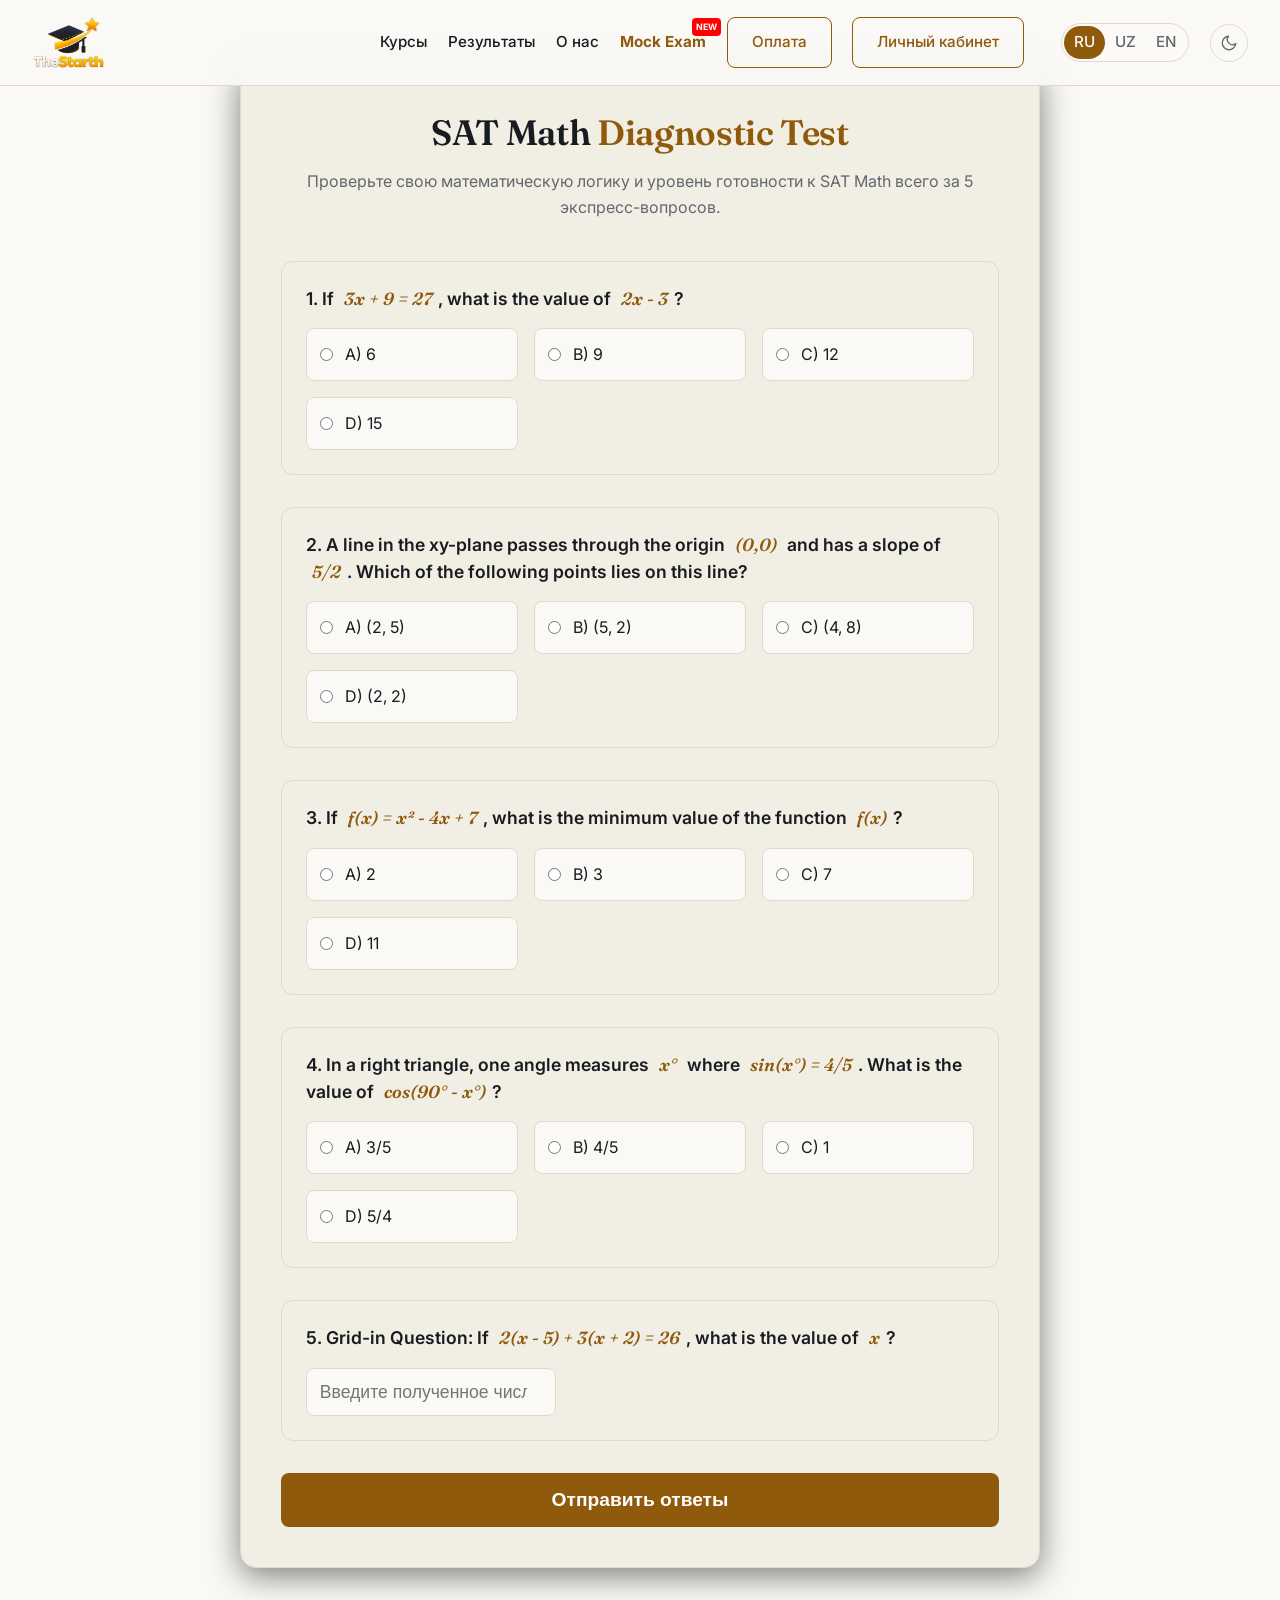
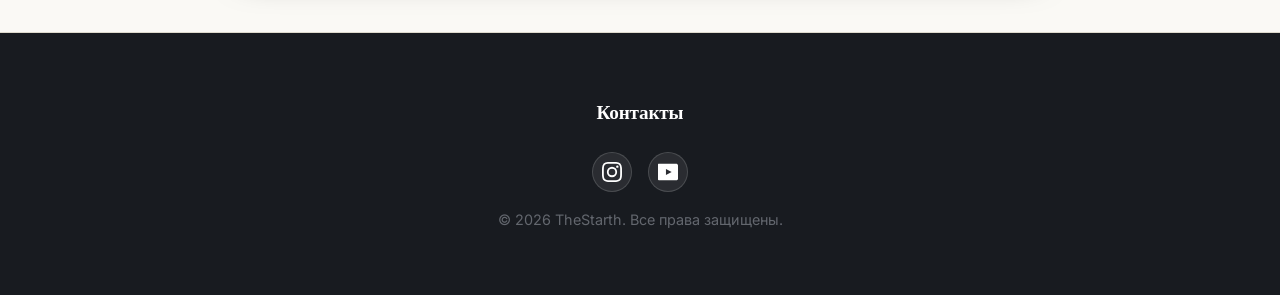
<file: math-test.html>
<!DOCTYPE html>
<html lang="ru">
<head>
    <meta charset="UTF-8">
    <meta name="viewport" content="width=device-width, initial-scale=1.0">
    <script src="theme.js"></script>
    <title>Тест Уровня Математики (SAT Math) — TheStarth</title>
    <meta name="description" content="Бесплатный интерактивный диагностический тест по математике и SAT Math с мгновенным результатом.">
    <link rel="icon" type="image/png" href="images/favicon.png">
    <link rel="apple-touch-icon" href="images/apple-touch-icon.png">
    <link rel="stylesheet" href="styles.css">
    <link href="https://fonts.googleapis.com/css2?family=Inter:wght@300;400;500;600&family=Fraunces:opsz,wght@9..144,600..900&display=swap" rel="stylesheet">
    <style>
        .test-container {
            max-width: 800px;
            margin: 4rem auto;
            padding: 2.5rem;
            background: var(--paper-alt);
            border: 1px solid var(--rule);
            border-radius: 16px;
            box-shadow: 0 8px 32px rgba(0,0,0,0.5);
        }

        .math-expr {
            font-family: var(--font-heading);
            font-style: italic;
            color: var(--accent);
            background: rgba(255,255,255,0.03);
            padding: 2px 6px;
            border-radius: 4px;
        }

        .question-item {
            margin-bottom: 2rem;
            padding: 1.5rem;
            background: var(--paper-alt);
            border: 1px solid var(--rule);
            border-radius: 12px;
        }

        .question-text {
            font-size: 1.1rem;
            font-weight: 600;
            margin-bottom: 1rem;
            color: var(--ink);
            line-height: 1.5;
        }

        .options-grid {
            display: grid;
            grid-template-columns: repeat(auto-fit, minmax(200px, 1fr));
            gap: 1rem;
        }

        .option-label {
            display: flex;
            align-items: center;
            gap: 0.75rem;
            padding: 0.8rem;
            background: var(--paper);
            border: 1px solid var(--rule);
            border-radius: 8px;
            cursor: pointer;
            transition: all 0.2s;
        }

        .option-label:hover {
            border-color: var(--accent);
            background: var(--accent-tint);
        }

        .option-label input {
            accent-color: var(--accent);
        }

        .grid-in-input {
            width: 100%;
            max-width: 250px;
            padding: 0.8rem;
            background: var(--paper);
            border: 1px solid var(--rule);
            color: var(--ink);
            border-radius: 8px;
            font-size: 1.1rem;
            transition: border-color 0.2s;
        }

        .grid-in-input:focus {
            border-color: var(--accent);
            outline: none;
        }

        /* Modal styling */
        .modal-lead {
            display: none;
            position: fixed;
            top: 0; left: 0; width: 100%; height: 100%;
            background: rgba(0,0,0,0.85);
            z-index: 1000;
            align-items: center;
            justify-content: center;
            backdrop-filter: blur(8px);
        }

        .modal-lead-content {
            background: var(--paper-alt);
            border: 1px solid var(--accent);
            padding: 2.5rem;
            border-radius: 16px;
            max-width: 450px;
            width: 90%;
            text-align: center;
            box-shadow: 0 20px 50px rgba(24, 27, 32, 0.2);
        }

        .modal-lead-content h2 {
            color: var(--accent);
            margin-bottom: 1rem;
        }

        .modal-lead-content input {
            width: 100%;
            padding: 0.8rem;
            margin-bottom: 1rem;
            background: var(--paper);
            border: 1px solid var(--rule);
            color: var(--ink);
            border-radius: 8px;
            box-sizing: border-box;
        }

        .modal-lead-content input:focus {
            border-color: var(--accent);
            outline: none;
        }
    </style>
</head>
<body>
    <!-- Navbar -->
    <nav class="navbar">
        <div class="nav-container">
            <a href="index.html" style="text-decoration: none;">
                <div class="logo" style="display: flex; align-items: center; gap: 12px; letter-spacing: normal;">
                    <img class="site-logo-full" src="images/logo-full.png" alt="TheStarth — Start with the best." style="height:53px;width:auto;object-fit:contain;display:block;">
                </div>
            </a>
            <button class="mobile-toggle" aria-label="Toggle menu"><svg xmlns="http://www.w3.org/2000/svg" width="1em" height="1em" viewBox="0 0 24 24" fill="none" stroke="currentColor" stroke-width="1.8" stroke-linecap="round" stroke-linejoin="round" style="display:inline-block;vertical-align:-0.15em;flex-shrink:0;"><path d="M4 6.5h16"/><path d="M4 12h16"/><path d="M4 17.5h16"/></svg></button>
            <div class="nav-links">
                <a href="index.html#courses" data-i18n="nav.courses">Курсы</a>
                <a href="results.html" data-i18n="nav.results">Результаты</a>
                <a href="about.html" data-i18n="nav.about">О нас</a>
                <a href="mock-exam.html" style="color: var(--accent); font-weight: bold; position: relative;">Mock Exam <span style="position: absolute; top: -12px; right: -15px; background: red; color: white; font-size: 0.55rem; padding: 2px 4px; border-radius: 4px; text-transform: uppercase;">New</span></a>
                <a href="payment.html" class="btn-outline" style="border-color: var(--accent); color: var(--accent);" data-i18n="nav.payment">Оплата</a>
                <a href="dashboard.html" class="btn-outline" data-i18n="nav.dashboard">Личный кабинет</a>
                <div class="lang-switch">
                    <a href="#" onclick="changeLanguage('ru'); return false;" class="lang-btn active">RU</a>
                    <a href="#" onclick="changeLanguage('uz'); return false;" class="lang-btn">UZ</a>
                    <a href="#" onclick="changeLanguage('en'); return false;" class="lang-btn">EN</a>
                </div>
            </div>
        </div>
    </nav>

    <main style="padding: 0 1.5rem;">
        <div class="test-container">
            <h1 style="text-align: center; margin-bottom: 0.5rem; font-family: var(--font-heading); font-size: 2.2rem;">SAT Math <span class="text-premium">Diagnostic Test</span></h1>
            <p style="text-align: center; color: var(--ink-soft); margin-bottom: 2.5rem;">Проверьте свою математическую логику и уровень готовности к SAT Math всего за 5 экспресс-вопросов.</p>

            <form id="math-test-form" onsubmit="submitMathTest(event)">
                
                <!-- Q1 -->
                <div class="question-item">
                    <p class="question-text">1. If <span class="math-expr">3x + 9 = 27</span>, what is the value of <span class="math-expr">2x - 3</span>?</p>
                    <div class="options-grid">
                        <label class="option-label">
                            <input type="radio" name="mq1" value="A" required>
                            <span>A) 6</span>
                        </label>
                        <label class="option-label">
                            <input type="radio" name="mq1" value="B">
                            <span>B) 9</span>
                        </label>
                        <label class="option-label">
                            <input type="radio" name="mq1" value="C">
                            <span>C) 12</span>
                        </label>
                        <label class="option-label">
                            <input type="radio" name="mq1" value="D">
                            <span>D) 15</span>
                        </label>
                    </div>
                </div>

                <!-- Q2 -->
                <div class="question-item">
                    <p class="question-text">2. A line in the xy-plane passes through the origin <span class="math-expr">(0,0)</span> and has a slope of <span class="math-expr">5/2</span>. Which of the following points lies on this line?</p>
                    <div class="options-grid">
                        <label class="option-label">
                            <input type="radio" name="mq2" value="A" required>
                            <span>A) (2, 5)</span>
                        </label>
                        <label class="option-label">
                            <input type="radio" name="mq2" value="B">
                            <span>B) (5, 2)</span>
                        </label>
                        <label class="option-label">
                            <input type="radio" name="mq2" value="C">
                            <span>C) (4, 8)</span>
                        </label>
                        <label class="option-label">
                            <input type="radio" name="mq2" value="D">
                            <span>D) (2, 2)</span>
                        </label>
                    </div>
                </div>

                <!-- Q3 -->
                <div class="question-item">
                    <p class="question-text">3. If <span class="math-expr">f(x) = x² - 4x + 7</span>, what is the minimum value of the function <span class="math-expr">f(x)</span>?</p>
                    <div class="options-grid">
                        <label class="option-label">
                            <input type="radio" name="mq3" value="A" required>
                            <span>A) 2</span>
                        </label>
                        <label class="option-label">
                            <input type="radio" name="mq3" value="B">
                            <span>B) 3</span>
                        </label>
                        <label class="option-label">
                            <input type="radio" name="mq3" value="C">
                            <span>C) 7</span>
                        </label>
                        <label class="option-label">
                            <input type="radio" name="mq3" value="D">
                            <span>D) 11</span>
                        </label>
                    </div>
                </div>

                <!-- Q4 -->
                <div class="question-item">
                    <p class="question-text">4. In a right triangle, one angle measures <span class="math-expr">x°</span> where <span class="math-expr">sin(x°) = 4/5</span>. What is the value of <span class="math-expr">cos(90° - x°)</span>?</p>
                    <div class="options-grid">
                        <label class="option-label">
                            <input type="radio" name="mq4" value="A" required>
                            <span>A) 3/5</span>
                        </label>
                        <label class="option-label">
                            <input type="radio" name="mq4" value="B">
                            <span>B) 4/5</span>
                        </label>
                        <label class="option-label">
                            <input type="radio" name="mq4" value="C">
                            <span>C) 1</span>
                        </label>
                        <label class="option-label">
                            <input type="radio" name="mq4" value="D">
                            <span>D) 5/4</span>
                        </label>
                    </div>
                </div>

                <!-- Q5 (Grid-in) -->
                <div class="question-item">
                    <p class="question-text">5. Grid-in Question: If <span class="math-expr">2(x - 5) + 3(x + 2) = 26</span>, what is the value of <span class="math-expr">x</span>?</p>
                    <input type="number" name="mq5" step="any" placeholder="Введите полученное число" class="grid-in-input" required>
                </div>

                <button type="submit" class="btn-primary" style="display: block; width: 100%; font-size: 1.2rem; padding: 1rem; margin-top: 2rem;">Отправить ответы</button>
            </form>
        </div>
    </main>

    <!-- Lead Capturing Modal -->
    <div id="leadModal" class="modal-lead">
        <div class="modal-lead-content">
            <h2><svg xmlns="http://www.w3.org/2000/svg" width="1em" height="1em" viewBox="0 0 24 24" fill="none" stroke="currentColor" stroke-width="1.8" stroke-linecap="round" stroke-linejoin="round" style="display:inline-block;vertical-align:-0.15em;flex-shrink:0;"><path d="M5 20V11"/><path d="M12 20V5"/><path d="M19 20v-7"/><path d="M3 20h18"/></svg> Расчет Баллов...</h2>
            <p style="color: var(--ink-soft); margin-bottom: 1.5rem;">Мы готовы рассчитать ваш приблизительный SAT Score. Введите ваши контакты, чтобы сохранить результат и моментально его увидеть.</p>
            <form id="math-lead-form" onsubmit="submitLeadForm(event)">
                <input type="text" id="leadName" placeholder="Ваше Имя" required>
                <input type="tel" id="leadPhone" placeholder="+998 (__) ___-__-__" required>
                <button type="submit" class="btn-primary" style="width: 100%; padding: 0.8rem;">Получить SAT Score</button>
            </form>
        </div>
    </div>

    <!-- Result Modal -->
    <div id="resultModal" class="modal-lead">
        <div class="modal-lead-content">
            <h2><svg xmlns="http://www.w3.org/2000/svg" width="1em" height="1em" viewBox="0 0 24 24" fill="none" stroke="currentColor" stroke-width="1.8" stroke-linecap="round" stroke-linejoin="round" style="display:inline-block;vertical-align:-0.15em;flex-shrink:0;"><path d="M8 4h8v5a4 4 0 0 1-8 0V4Z"/><path d="M6 5H4.5A1.5 1.5 0 0 0 3 6.5 4 4 0 0 0 8 10"/><path d="M18 5h1.5A1.5 1.5 0 0 1 21 6.5 4 4 0 0 1 16 10"/><path d="M12 13v3"/><path d="M8.5 20.5 12 16l3.5 4.5"/></svg> Ваш SAT Math Результат</h2>
            <div style="font-size: 4rem; color: var(--accent); font-weight: 800; margin: 1.5rem 0;" id="scoreDisplay">720 / 800</div>
            <p style="color: var(--ink); margin-bottom: 1rem;" id="scoreSummary">Прекрасно! Вы верно ответили на 4 из 5 вопросов.</p>
            <p style="color: var(--ink-soft); font-size: 0.9rem; margin-bottom: 2rem;">Ваш балл показывает отличный математический потенциал. Наш преподаватель SAT Math свяжется с вами, чтобы обсудить детальные стратегии подготовки до заветных 780+!</p>
            <a href="index.html" class="btn-primary" style="display: block; text-decoration: none; padding: 0.8rem;">На главную</a>
        </div>
    </div>

    <!-- Footer -->
    <footer style="margin-top: 4rem;">
        <div class="footer-container" style="display: flex; flex-wrap: wrap; justify-content: center; gap: 2rem; max-width: 1200px; margin: 0 auto 2rem auto;">
            <div class="footer-col" style="text-align: center;">
                <h4 data-i18n="footer.contacts">Контакты</h4>
                <div class="social-icons" style="justify-content: center; margin-top: 1rem;">
                    <a href="https://www.instagram.com/starths.official/" target="_blank" aria-label="Instagram">
                        <svg width="20" height="20" fill="currentColor" viewBox="0 0 24 24"><path d="M12 2.163c3.204 0 3.584.012 4.85.07 3.252.148 4.771 1.691 4.919 4.919.058 1.265.069 1.645.069 4.849 0 3.205-.012 3.584-.069 4.849-.149 3.225-1.664 4.771-4.919 4.919-1.266.058-1.644.07-4.85.07-3.204 0-3.584-.012-4.849-.07-3.26-.149-4.771-1.699-4.919-4.92-.058-1.265-.07-1.644-.07-4.849 0-3.204.013-3.583.07-4.849.149-3.227 1.664-4.771 4.919-4.919 1.266-.057 1.645-.069 4.849-.069zM12 0C8.741 0 8.333.014 7.053.072 2.695.272.273 2.69.073 7.052.014 8.333 0 8.741 0 12c0 3.259.014 3.668.072 4.948.2 4.358 2.618 6.78 6.98 6.98C8.333 23.986 8.741 24 12 24c3.259 0 3.668-.014 4.948-.072 4.354-.2 6.782-2.618 6.979-6.98.059-1.28.073-1.689.073-4.948 0-3.259-.014-3.667-.072-4.947-.196-4.354-2.617-6.78-6.979-6.98C15.668.014 15.259 0 12 0zm0 5.838a6.162 6.162 0 100 12.324 6.162 6.162 0 000-12.324zM12 16a4 4 0 110-8 4 4 0 010 8zm6.406-11.845a1.44 1.44 0 100 2.881 1.44 1.44 0 000-2.881z"/></svg>
                    </a>
                    <a href="https://t.me/TheStarthChannel" target="_blank" aria-label="Telegram">
                        <svg width="20" height="20" fill="currentColor" viewBox="0 0 24 24"><path d="M23.91 3.79c-.16-.83-.72-1.39-1.55-1.55C20.65 1.9 2.52 1.9.81 2.24c-.83.16-1.39.72-1.55 1.55C-.92 5.5-.92 18.5-.58 20.21c.16.83.72 1.39 1.55 1.55C2.75 22.1 20.88 22.1 22.59 21.76c.83-.16 1.39-.72 1.55-1.55.34-1.71.34-14.71 0-16.42zM9.54 15.56V8.44l6.85 3.56-6.85 3.56z"/></svg>
                    </a>
                </div>
                <p style="margin-top: 1rem; font-size: 0.9rem; color: var(--ink-soft);">© 2026 TheStarth. Все права защищены.</p>
            </div>
        </div>
    </footer>

    <!-- Translation support -->
    

    <!-- Math test quiz script -->
    <script>
        let mathAnswers = {};

        function submitMathTest(event) {
            event.preventDefault();
            const form = document.getElementById('math-test-form');
            const formData = new FormData(form);

            mathAnswers.mq1 = formData.get('mq1');
            mathAnswers.mq2 = formData.get('mq2');
            mathAnswers.mq3 = formData.get('mq3');
            mathAnswers.mq4 = formData.get('mq4');
            mathAnswers.mq5 = formData.get('mq5').trim();

            document.getElementById('leadModal').style.display = 'flex';
        }

        function submitLeadForm(event) {
            event.preventDefault();

            const name = document.getElementById('leadName').value;
            const phone = document.getElementById('leadPhone').value;

            // Calculate correct score
            let correctCount = 0;
            if (mathAnswers.mq1 === 'B') correctCount++; // 2x - 3 = 2(6) - 3 = 9
            if (mathAnswers.mq2 === 'A') correctCount++; // (2, 5) slope is 5/2
            if (mathAnswers.mq3 === 'B') correctCount++; // minimum value of x^2 - 4x + 7 is 3 (at x=2)
            if (mathAnswers.mq4 === 'B') correctCount++; // cos(90 - x) = sin(x) = 4/5
            if (mathAnswers.mq5 === '6') correctCount++; // 2x-10 + 3x+6 = 26 -> 5x - 4 = 26 -> 5x = 30 -> x = 6

            let satScore = 400;
            if (correctCount === 1) satScore = 480;
            if (correctCount === 2) satScore = 550;
            if (correctCount === 3) satScore = 620;
            if (correctCount === 4) satScore = 700;
            if (correctCount === 5) satScore = 800;

            // Submit to Formspree
            fetch('https://formspree.io/f/mqennban', {
                method: 'POST',
                headers: {
                    'Content-Type': 'application/json',
                    'Accept': 'application/json'
                },
                body: JSON.stringify({
                    lead_type: 'SAT_MATH_TEST_LEAD',
                    name: name,
                    phone: phone,
                    score: satScore,
                    answers: mathAnswers
                })
            }).then(() => {
                console.log("Math lead successfully captured!");
            }).catch(err => {
                console.error("Ad-blocker or network error: ", err);
            });

            // Display result
            document.getElementById('leadModal').style.display = 'none';
            document.getElementById('scoreDisplay').textContent = `${satScore} / 800`;
            document.getElementById('scoreSummary').textContent = `Прекрасно! Вы верно ответили на ${correctCount} из 5 вопросов.`;
            document.getElementById('resultModal').style.display = 'flex';

            // Save result for the personal dashboard
            const satTestDate = new Date().toISOString();
            localStorage.setItem('satTestCompleted', 'true');
            localStorage.setItem('satScore', String(satScore));
            localStorage.setItem('satCorrectCount', String(correctCount));
            localStorage.setItem('satTestDate', satTestDate);

            if (typeof FIREBASE_READY !== 'undefined' && FIREBASE_READY) {
                const user = auth.currentUser;
                if (user) {
                    db.collection('users').doc(user.uid).set({
                        satTestCompleted: true,
                        satScore: satScore,
                        satCorrectCount: correctCount,
                        satTestDate: satTestDate
                    }, { merge: true }).catch(err => console.warn('Could not save test result to profile:', err));
                }
            }
        }
    </script>
    <script src="translations.js"></script>
</body>
</html>
</file>
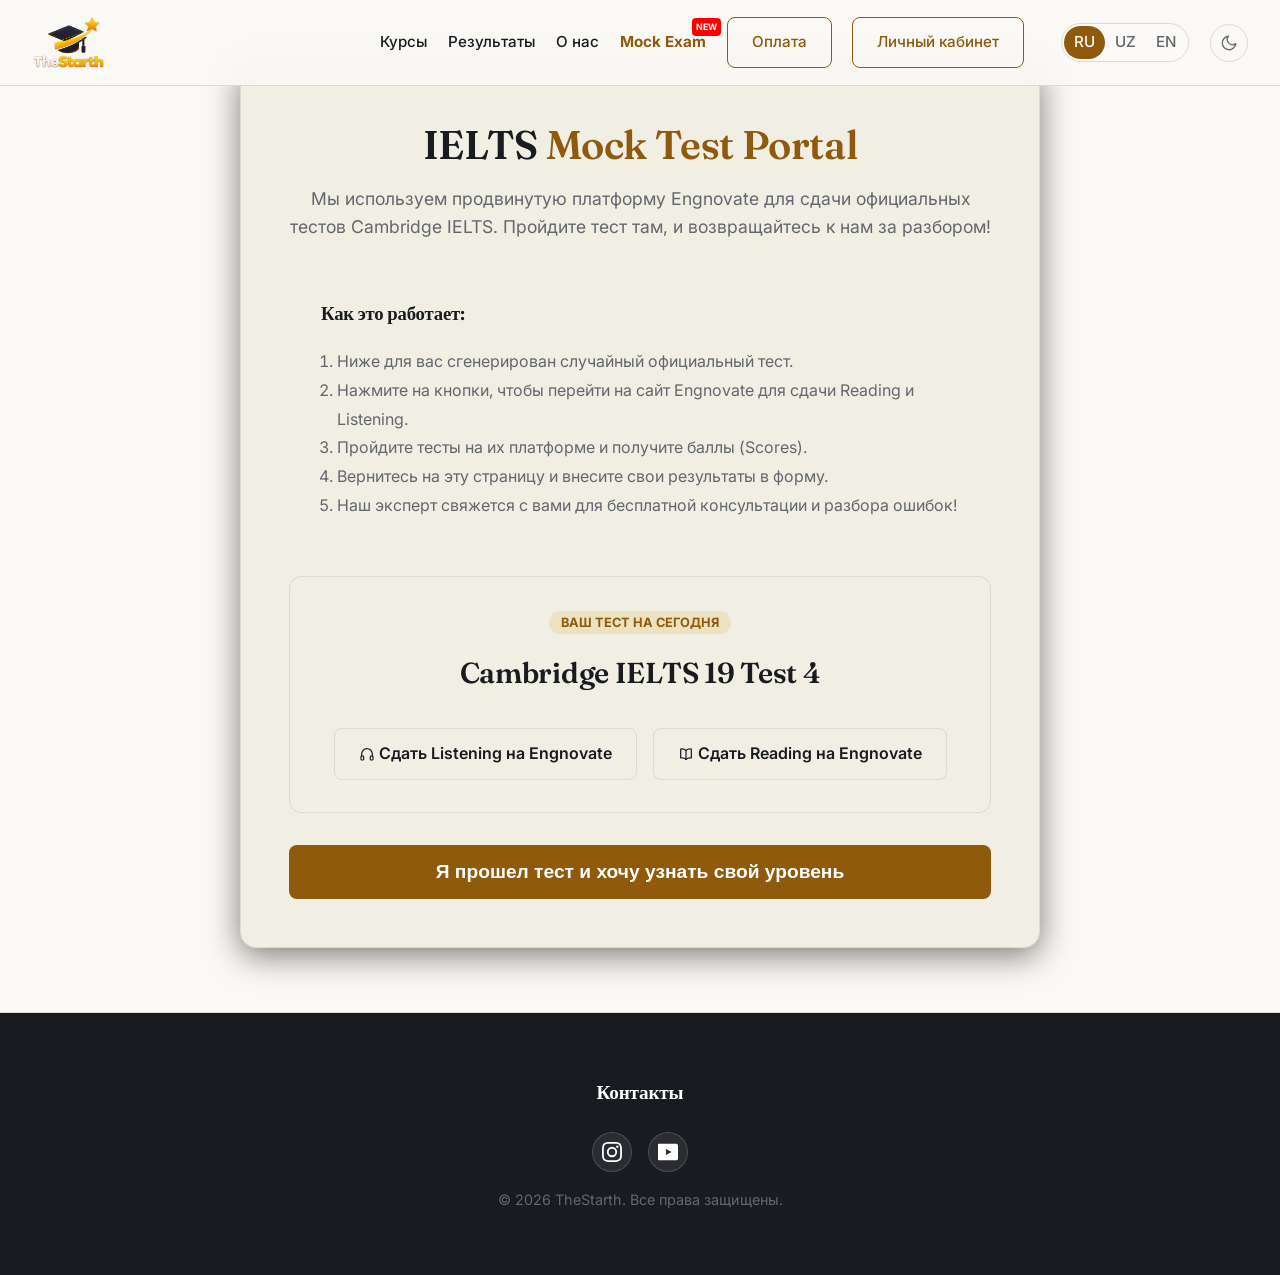
<file: mock-exam.html>
<!DOCTYPE html>
<html lang="ru">
<head>
    <meta charset="UTF-8">
    <meta name="viewport" content="width=device-width, initial-scale=1.0">
    <script src="theme.js"></script>
    <title>Онлайн IELTS Mock Test — TheStarth</title>
    <meta name="description" content="Бесплатный онлайн пробный IELTS экзамен (Listening & Reading) с мгновенной оценкой уровня.">
    <link rel="icon" type="image/png" href="images/favicon.png">
    <link rel="apple-touch-icon" href="images/apple-touch-icon.png">
    <link rel="stylesheet" href="styles.css">
    <link href="https://fonts.googleapis.com/css2?family=Inter:wght@300;400;500;600&family=Fraunces:opsz,wght@9..144,600..900&display=swap" rel="stylesheet">
    <style>
        .test-container {
            max-width: 800px;
            margin: 4rem auto;
            padding: 3rem;
            background: var(--paper-alt);
            border: 1px solid var(--rule);
            border-radius: 16px;
            box-shadow: 0 8px 32px rgba(0,0,0,0.5);
            text-align: center;
        }

        .section-title-mock {
            font-size: 1.8rem;
            color: var(--accent);
            margin: 2rem 0 1rem;
            padding-bottom: 0.5rem;
            border-bottom: 1px solid var(--rule);
        }

        .test-card {
            background: var(--paper-alt);
            border: 1px solid var(--rule);
            padding: 2rem;
            border-radius: 12px;
            margin-bottom: 2rem;
        }
        
        .test-card h3 {
            color: var(--ink);
            font-size: 1.5rem;
            margin-bottom: 1rem;
        }

        .test-card p {
            color: var(--ink-soft);
            margin-bottom: 1.5rem;
        }

        /* Lead Modal */
        .modal-lead {
            display: none;
            position: fixed;
            top: 0; left: 0; width: 100%; height: 100%;
            background: rgba(0,0,0,0.85);
            z-index: 1000;
            align-items: center;
            justify-content: center;
            backdrop-filter: blur(8px);
        }

        .modal-lead-content {
            background: var(--paper-alt);
            border: 1px solid var(--accent);
            padding: 2.5rem;
            border-radius: 16px;
            max-width: 450px;
            width: 90%;
            text-align: center;
            box-shadow: 0 20px 50px rgba(24, 27, 32, 0.2);
        }

        .modal-lead-content h2 {
            color: var(--accent);
            margin-bottom: 1rem;
        }

        .modal-lead-content input, .modal-lead-content select {
            width: 100%;
            padding: 0.8rem;
            margin-bottom: 1rem;
            background: var(--paper);
            border: 1px solid var(--rule);
            color: var(--ink);
            border-radius: 8px;
            box-sizing: border-box;
            font-size: 1rem;
        }

        .modal-lead-content input:focus, .modal-lead-content select:focus {
            border-color: var(--accent);
            outline: none;
        }
        
        .instruction-list {
            text-align: left;
            color: var(--ink-soft);
            line-height: 1.8;
            margin-bottom: 2rem;
            background: var(--paper-alt);
            padding: 1.5rem 2rem;
            border-radius: 8px;
        }
    </style>
</head>
<body>
    <!-- Navbar -->
    <nav class="navbar">
        <div class="nav-container">
            <a href="index.html" style="text-decoration: none;">
                <div class="logo" style="display: flex; align-items: center; gap: 12px; letter-spacing: normal;">
                    <img class="site-logo-full" src="images/logo-full.png" alt="TheStarth — Start with the best." style="height:53px;width:auto;object-fit:contain;display:block;">
                </div>
            </a>
            <button class="mobile-toggle" aria-label="Toggle menu"><svg xmlns="http://www.w3.org/2000/svg" width="1em" height="1em" viewBox="0 0 24 24" fill="none" stroke="currentColor" stroke-width="1.8" stroke-linecap="round" stroke-linejoin="round" style="display:inline-block;vertical-align:-0.15em;flex-shrink:0;"><path d="M4 6.5h16"/><path d="M4 12h16"/><path d="M4 17.5h16"/></svg></button>
            <div class="nav-links">
                <a href="index.html#courses" data-i18n="nav.courses">Курсы</a>
                <a href="results.html" data-i18n="nav.results">Результаты</a>
                <a href="about.html" data-i18n="nav.about">О нас</a>
                <a href="mock-exam.html" style="color: var(--accent); font-weight: bold; position: relative;">Mock Exam <span style="position: absolute; top: -12px; right: -15px; background: red; color: white; font-size: 0.55rem; padding: 2px 4px; border-radius: 4px; text-transform: uppercase;">New</span></a>
                <a href="payment.html" class="btn-outline" style="border-color: var(--accent); color: var(--accent);" data-i18n="nav.payment">Оплата</a>
                <a href="dashboard.html" class="btn-outline" data-i18n="nav.dashboard">Личный кабинет</a>
                <div class="lang-switch">
                    <a href="#" onclick="changeLanguage('ru'); return false;" class="lang-btn active">RU</a>
                    <a href="#" onclick="changeLanguage('uz'); return false;" class="lang-btn">UZ</a>
                    <a href="#" onclick="changeLanguage('en'); return false;" class="lang-btn">EN</a>
                </div>
            </div>
        </div>
    </nav>

    <main style="padding: 0 1.5rem;">
        <div class="test-container">
            <h1 style="margin-bottom: 0.5rem; font-family: var(--font-heading); font-size: 2.5rem;">IELTS <span class="text-premium">Mock Test Portal</span></h1>
            <p style="color: var(--ink-soft); margin-bottom: 2rem; font-size: 1.1rem;">Мы используем продвинутую платформу Engnovate для сдачи официальных тестов Cambridge IELTS. Пройдите тест там, и возвращайтесь к нам за разбором!</p>

            <div class="instruction-list">
                <h3 style="color: var(--ink); margin-bottom: 1rem;">Как это работает:</h3>
                <ol style="margin-left: 1rem;">
                    <li>Ниже для вас сгенерирован случайный официальный тест.</li>
                    <li>Нажмите на кнопки, чтобы перейти на сайт Engnovate для сдачи Reading и Listening.</li>
                    <li>Пройдите тесты на их платформе и получите баллы (Scores).</li>
                    <li>Вернитесь на эту страницу и внесите свои результаты в форму.</li>
                    <li>Наш эксперт свяжется с вами для бесплатной консультации и разбора ошибок!</li>
                </ol>
            </div>

            <div class="test-card">
                <span style="background: rgba(212, 175, 55, 0.2); color: var(--accent); padding: 4px 12px; border-radius: 20px; font-size: 0.8rem; font-weight: bold; text-transform: uppercase;">Ваш тест на сегодня</span>
                <h3 id="test-title" style="margin-top: 1rem; font-size: 1.8rem;">Загрузка...</h3>
                
                <div style="display: flex; gap: 1rem; justify-content: center; flex-wrap: wrap; margin-top: 2rem;">
                    <a id="listening-btn" href="#" target="_blank" class="btn-outline" style="border-color: var(--rule); color: var(--ink);">
                        <svg xmlns="http://www.w3.org/2000/svg" width="1em" height="1em" viewBox="0 0 24 24" fill="none" stroke="currentColor" stroke-width="1.8" stroke-linecap="round" stroke-linejoin="round" style="display:inline-block;vertical-align:-0.15em;flex-shrink:0;"><path d="M4 15.5V12a8 8 0 0 1 16 0v3.5"/><rect x="3" y="15" width="4" height="6" rx="1.3"/><rect x="17" y="15" width="4" height="6" rx="1.3"/></svg> Сдать Listening на Engnovate
                    </a>
                    <a id="reading-btn" href="#" target="_blank" class="btn-outline" style="border-color: var(--rule); color: var(--ink);">
                        <svg xmlns="http://www.w3.org/2000/svg" width="1em" height="1em" viewBox="0 0 24 24" fill="none" stroke="currentColor" stroke-width="1.8" stroke-linecap="round" stroke-linejoin="round" style="display:inline-block;vertical-align:-0.15em;flex-shrink:0;"><path d="M12 6.5C10 4.8 6.5 4 4 4.6v13.4c2.5-.6 6 .2 8 1.9"/><path d="M12 6.5c2-1.7 5.5-2.5 8-1.9v13.4c-2.5-.6-6 .2-8 1.9"/><path d="M12 6.5v13.4"/></svg> Сдать Reading на Engnovate
                    </a>
                </div>
            </div>

            <button type="button" class="btn-primary" style="display: block; width: 100%; font-size: 1.2rem; padding: 1rem; margin-top: 2rem;" onclick="openSubmitModal()">Я прошел тест и хочу узнать свой уровень</button>
        </div>
    </main>

    <!-- Lead Capturing Modal -->
    <div id="leadModal" class="modal-lead">
        <div class="modal-lead-content">
            <h2><svg xmlns="http://www.w3.org/2000/svg" width="1em" height="1em" viewBox="0 0 24 24" fill="none" stroke="currentColor" stroke-width="1.8" stroke-linecap="round" stroke-linejoin="round" style="display:inline-block;vertical-align:-0.15em;flex-shrink:0;"><path d="M4 21 8.5 9.5 14.5 15.5Z"/><path d="M13 8l1.3-3.3M17 10.3l3.3-1.3M9.7 5.3 8 2"/><circle cx="18.5" cy="5.5" r="1" fill="currentColor" stroke="none"/></svg> Отправка результатов</h2>
            <p style="color: var(--ink-soft); margin-bottom: 1.5rem;">Внесите баллы, которые вы получили на Engnovate. Наши эксперты свяжутся с вами для разбора.</p>
            <form id="mock-lead-form" onsubmit="submitLeadForm(event)">
                <input type="text" id="leadName" placeholder="Ваше Имя" required>
                <input type="tel" id="leadPhone" placeholder="+998 (__) ___-__-__" required>
                
                <div style="display: flex; gap: 10px;">
                    <select id="listeningScore" required>
                        <option value="" disabled selected>Балл Listening</option>
                        <option value="4.0">4.0</option>
                        <option value="4.5">4.5</option>
                        <option value="5.0">5.0</option>
                        <option value="5.5">5.5</option>
                        <option value="6.0">6.0</option>
                        <option value="6.5">6.5</option>
                        <option value="7.0">7.0</option>
                        <option value="7.5">7.5</option>
                        <option value="8.0">8.0</option>
                        <option value="8.5">8.5</option>
                        <option value="9.0">9.0</option>
                    </select>
                    
                    <select id="readingScore" required>
                        <option value="" disabled selected>Балл Reading</option>
                        <option value="4.0">4.0</option>
                        <option value="4.5">4.5</option>
                        <option value="5.0">5.0</option>
                        <option value="5.5">5.5</option>
                        <option value="6.0">6.0</option>
                        <option value="6.5">6.5</option>
                        <option value="7.0">7.0</option>
                        <option value="7.5">7.5</option>
                        <option value="8.0">8.0</option>
                        <option value="8.5">8.5</option>
                        <option value="9.0">9.0</option>
                    </select>
                </div>

                <button type="submit" class="btn-primary" style="width: 100%; padding: 0.8rem; margin-top: 10px;">Отправить заявку</button>
                <button type="button" class="btn-outline" style="width: 100%; padding: 0.8rem; margin-top: 10px; border: none; color: var(--ink-soft);" onclick="document.getElementById('leadModal').style.display='none'">Отмена</button>
            </form>
        </div>
    </div>

    <!-- Result Showcase Modal -->
    <div id="resultModal" class="modal-lead">
        <div class="modal-lead-content">
            <h2><svg xmlns="http://www.w3.org/2000/svg" width="1em" height="1em" viewBox="0 0 24 24" fill="none" stroke="currentColor" stroke-width="1.8" stroke-linecap="round" stroke-linejoin="round" style="display:inline-block;vertical-align:-0.15em;flex-shrink:0;"><path d="M8 4h8v5a4 4 0 0 1-8 0V4Z"/><path d="M6 5H4.5A1.5 1.5 0 0 0 3 6.5 4 4 0 0 0 8 10"/><path d="M18 5h1.5A1.5 1.5 0 0 1 21 6.5 4 4 0 0 1 16 10"/><path d="M12 13v3"/><path d="M8.5 20.5 12 16l3.5 4.5"/></svg> Заявка принята!</h2>
            <div style="font-size: 3rem; color: var(--accent); font-weight: 800; margin: 1.5rem 0;">Успешно</div>
            <p style="color: var(--ink); margin-bottom: 1rem;">Мы получили ваши результаты тестирования.</p>
            <p style="color: var(--ink-soft); font-size: 0.9rem; margin-bottom: 2rem;">Наши кураторы свяжутся с вами в ближайшее время по указанному телефону, чтобы обсудить результаты и предложить план подготовки до IELTS 7.5+!</p>
            <a href="index.html" class="btn-primary" style="display: block; text-decoration: none; padding: 0.8rem;">Вернуться на главную</a>
        </div>
    </div>

    <!-- Footer -->
    <footer style="margin-top: 4rem;">
        <div class="footer-container" style="display: flex; flex-wrap: wrap; justify-content: center; gap: 2rem; max-width: 1200px; margin: 0 auto 2rem auto;">
            <div class="footer-col" style="text-align: center;">
                <h4 data-i18n="footer.contacts">Контакты</h4>
                <div class="social-icons" style="justify-content: center; margin-top: 1rem;">
                    <a href="https://www.instagram.com/starths.official/" target="_blank" aria-label="Instagram">
                        <svg width="20" height="20" fill="currentColor" viewBox="0 0 24 24"><path d="M12 2.163c3.204 0 3.584.012 4.85.07 3.252.148 4.771 1.691 4.919 4.919.058 1.265.069 1.645.069 4.849 0 3.205-.012 3.584-.069 4.849-.149 3.225-1.664 4.771-4.919 4.919-1.266.058-1.644.07-4.85.07-3.204 0-3.584-.012-4.849-.07-3.26-.149-4.771-1.699-4.919-4.92-.058-1.265-.07-1.644-.07-4.849 0-3.204.013-3.583.07-4.849.149-3.227 1.664-4.771 4.919-4.919 1.266-.057 1.645-.069 4.849-.069zM12 0C8.741 0 8.333.014 7.053.072 2.695.272.273 2.69.073 7.052.014 8.333 0 8.741 0 12c0 3.259.014 3.668.072 4.948.2 4.358 2.618 6.78 6.98 6.98C8.333 23.986 8.741 24 12 24c3.259 0 3.668-.014 4.948-.072 4.354-.2 6.782-2.618 6.979-6.98.059-1.28.073-1.689.073-4.948 0-3.259-.014-3.667-.072-4.947-.196-4.354-2.617-6.78-6.979-6.98C15.668.014 15.259 0 12 0zm0 5.838a6.162 6.162 0 100 12.324 6.162 6.162 0 000-12.324zM12 16a4 4 0 110-8 4 4 0 010 8zm6.406-11.845a1.44 1.44 0 100 2.881 1.44 1.44 0 000-2.881z"/></svg>
                    </a>
                    <a href="https://t.me/TheStarthChannel" target="_blank" aria-label="Telegram">
                        <svg width="20" height="20" fill="currentColor" viewBox="0 0 24 24"><path d="M23.91 3.79c-.16-.83-.72-1.39-1.55-1.55C20.65 1.9 2.52 1.9.81 2.24c-.83.16-1.39.72-1.55 1.55C-.92 5.5-.92 18.5-.58 20.21c.16.83.72 1.39 1.55 1.55C2.75 22.1 20.88 22.1 22.59 21.76c.83-.16 1.39-.72 1.55-1.55.34-1.71.34-14.71 0-16.42zM9.54 15.56V8.44l6.85 3.56-6.85 3.56z"/></svg>
                    </a>
                </div>
                <p style="margin-top: 1rem; font-size: 0.9rem; color: var(--ink-soft);">© 2026 TheStarth. Все права защищены.</p>
            </div>
        </div>
    </footer>

    <!-- Google Translate Script Initialization -->
    

    <!-- Quiz logic and Formspree Integration -->
    <script>
        // Generate random Cambridge Test between 5 and 20, and Test 1 to 4
        document.addEventListener('DOMContentLoaded', () => {
            const bookNumber = Math.floor(Math.random() * (20 - 5 + 1)) + 5;
            const testNumber = Math.floor(Math.random() * 4) + 1;
            
            const testTitle = "Cambridge IELTS " + bookNumber + " Test " + testNumber;
            document.getElementById('test-title').textContent = testTitle;

            // Generate search links for Engnovate so it always finds the correct page
            const listeningSearch = "https://engnovate.com/?s=cambridge+ielts+" + bookNumber + "+listening+test+" + testNumber;
            const readingSearch = "https://engnovate.com/?s=cambridge+ielts+" + bookNumber + "+reading+test+" + testNumber;
            
            document.getElementById('listening-btn').href = listeningSearch;
            document.getElementById('reading-btn').href = readingSearch;
            
            // Store test name globally
            window.currentTestName = testTitle;
        });

        function openSubmitModal() {
            document.getElementById('leadModal').style.display = 'flex';
        }

        function submitLeadForm(event) {
            event.preventDefault();

            const name = document.getElementById('leadName').value;
            const phone = document.getElementById('leadPhone').value;
            const listScore = document.getElementById('listeningScore').value;
            const readScore = document.getElementById('readingScore').value;

            // Submit lead to Formspree
            fetch('https://formspree.io/f/mqennban', {
                method: 'POST',
                headers: {
                    'Content-Type': 'application/json',
                    'Accept': 'application/json'
                },
                body: JSON.stringify({
                    lead_type: 'ENGNOVATE_MOCK_TEST_LEAD',
                    name: name,
                    phone: phone,
                    test_taken: window.currentTestName,
                    listening_score: listScore,
                    reading_score: readScore
                })
            }).then(() => {
                console.log("Mock lead successfully captured!");
            }).catch(err => {
                console.error("Ad-blocker or connection error sending to Formspree: ", err);
            });

            // Display Results
            document.getElementById('leadModal').style.display = 'none';
            document.getElementById('resultModal').style.display = 'flex';
        }
    </script>
    <script src="translations.js"></script>
</body>
</html>
</file>
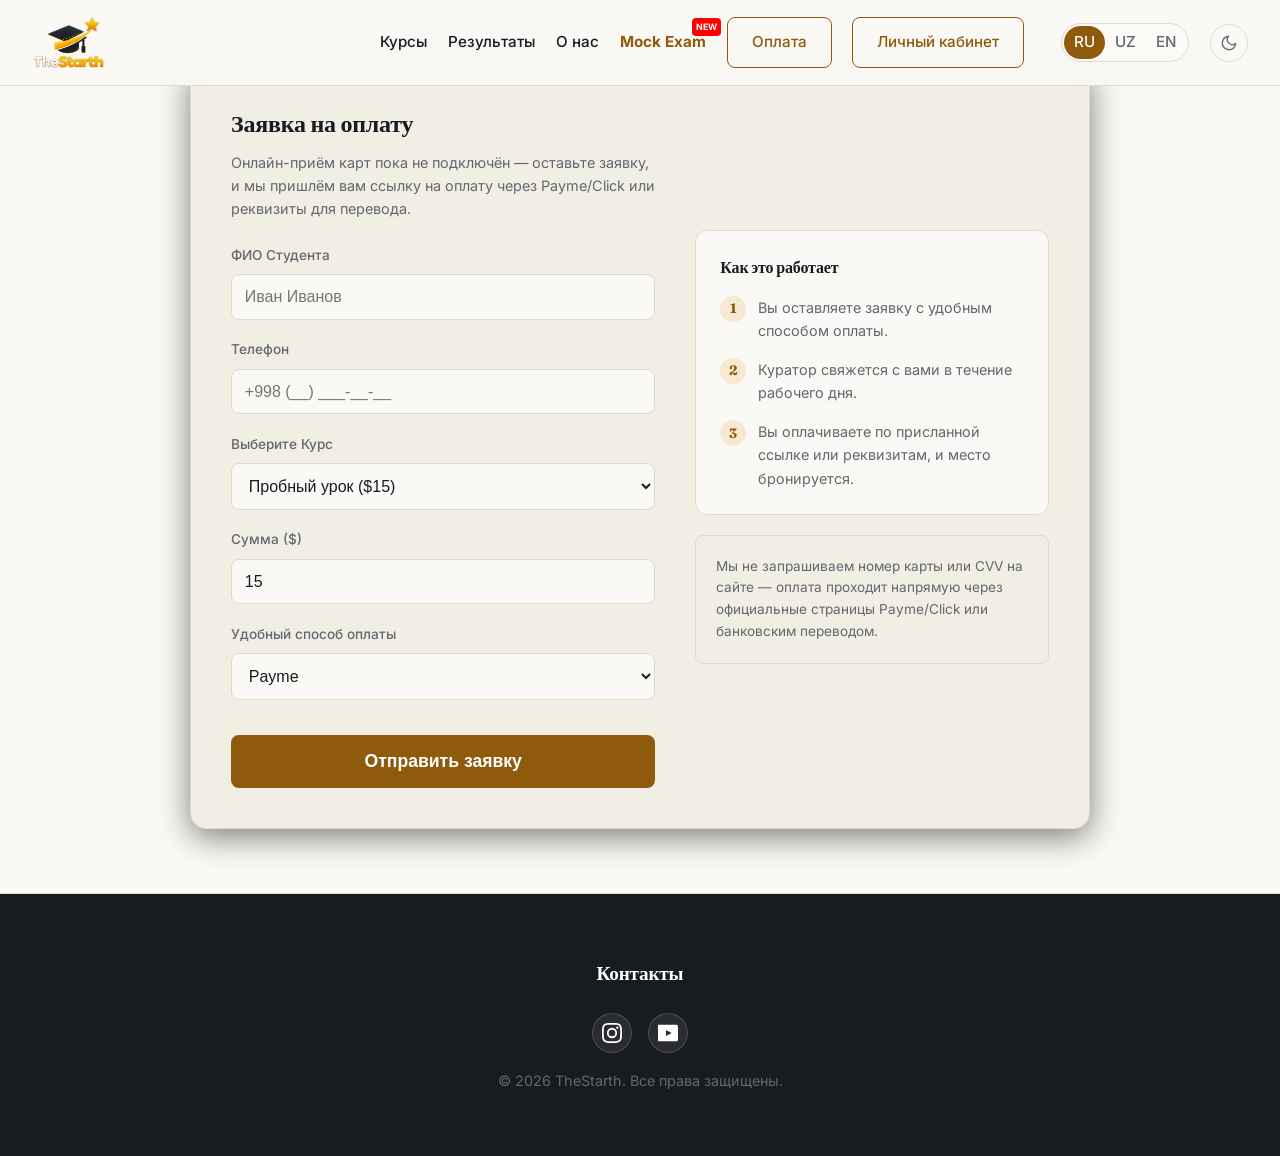
<file: payment.html>
<!DOCTYPE html>
<html lang="ru">
<head>
    <meta charset="UTF-8">
    <meta name="viewport" content="width=device-width, initial-scale=1.0">
    <script src="theme.js"></script>
    <title>Заявка на оплату — TheStarth</title>
    <meta name="description" content="Оставьте заявку на оплату курса TheStarth — менеджер свяжется с вами для подтверждения.">
    <link rel="icon" type="image/png" href="images/favicon.png">
    <link rel="apple-touch-icon" href="images/apple-touch-icon.png">
    <link rel="stylesheet" href="styles.css">
    <link href="https://fonts.googleapis.com/css2?family=Inter:wght@300;400;500;600&family=Fraunces:opsz,wght@9..144,600..900&display=swap" rel="stylesheet">
    <style>
        .pay-container {
            max-width: 900px;
            margin: 4rem auto;
            padding: 2.5rem;
            background: var(--paper-alt);
            border: 1px solid var(--rule);
            border-radius: 16px;
            box-shadow: 0 8px 32px rgba(0,0,0,0.5);
            display: grid;
            grid-template-columns: 1.2fr 1fr;
            gap: 2.5rem;
        }

        @media (max-width: 768px) {
            .pay-container {
                grid-template-columns: 1fr;
            }
        }

        .pay-tabs {
            display: flex;
            gap: 1rem;
            margin-bottom: 1.5rem;
        }

        .pay-tab-btn {
            flex: 1;
            padding: 0.8rem;
            background: var(--paper);
            border: 1px solid var(--rule);
            color: var(--ink-soft);
            border-radius: 8px;
            cursor: pointer;
            font-weight: 600;
            text-align: center;
            transition: all 0.2s;
        }

        .pay-tab-btn.active {
            border-color: var(--accent);
            color: var(--accent);
            background: var(--accent-tint);
        }

        .form-group {
            margin-bottom: 1.2rem;
        }

        .form-group label {
            display: block;
            font-size: 0.85rem;
            color: var(--ink-soft);
            margin-bottom: 0.5rem;
            font-weight: 500;
        }

        .form-group input, .form-group select {
            width: 100%;
            padding: 0.8rem;
            background: var(--paper);
            border: 1px solid var(--rule);
            color: var(--ink);
            border-radius: 8px;
            box-sizing: border-box;
            font-size: 1rem;
            transition: border-color 0.2s;
        }

        .form-group input:focus, .form-group select:focus {
            border-color: var(--accent);
            outline: none;
        }

        /* Animated Card Visualizer */
        .card-visualizer {
            background: linear-gradient(135deg, var(--footer-bg), #262b33);
            border: 1px solid #333;
            border-radius: 12px;
            padding: 1.5rem;
            position: relative;
            color: white;
            font-family: var(--font-heading);
            box-shadow: 0 10px 30px rgba(24, 27, 32, 0.15);
            display: flex;
            flex-direction: column;
            justify-content: space-between;
            height: 180px;
        }

        .card-chip {
            width: 40px;
            height: 30px;
            background: var(--accent);
            border-radius: 6px;
            opacity: 0.8;
        }

        .card-number-display {
            font-size: 1.3rem;
            letter-spacing: 2px;
            margin: 1.5rem 0 0.5rem;
            font-weight: 700;
            color: var(--accent);
        }

        .card-meta-row {
            display: flex;
            justify-content: space-between;
            font-size: 0.8rem;
            color: rgba(255,255,255,0.55);
        }

        /* Success modal */
        .modal-success {
            display: none;
            position: fixed;
            top: 0; left: 0; width: 100%; height: 100%;
            background: rgba(0,0,0,0.85);
            z-index: 1000;
            align-items: center;
            justify-content: center;
            backdrop-filter: blur(8px);
        }

        .modal-success-content {
            background: var(--paper-alt);
            border: 1px solid var(--accent);
            padding: 2.5rem;
            border-radius: 16px;
            max-width: 400px;
            width: 90%;
            text-align: center;
            box-shadow: 0 20px 50px rgba(24, 27, 32, 0.2);
        }

        .success-checkmark {
            width: 80px;
            height: 80px;
            border-radius: 50%;
            border: 4px solid var(--accent);
            display: flex;
            align-items: center;
            justify-content: center;
            font-size: 3rem;
            color: var(--accent);
            margin: 0 auto 1.5rem;
            animation: pulse 1.5s infinite;
        }
    </style>
</head>
<body>
    <!-- Navbar -->
    <nav class="navbar">
        <div class="nav-container">
            <a href="index.html" style="text-decoration: none;">
                <div class="logo" style="display: flex; align-items: center; gap: 12px; letter-spacing: normal;">
                    <img class="site-logo-full" src="images/logo-full.png" alt="TheStarth — Start with the best." style="height:53px;width:auto;object-fit:contain;display:block;">
                </div>
            </a>
            <button class="mobile-toggle" aria-label="Toggle menu"><svg xmlns="http://www.w3.org/2000/svg" width="1em" height="1em" viewBox="0 0 24 24" fill="none" stroke="currentColor" stroke-width="1.8" stroke-linecap="round" stroke-linejoin="round" style="display:inline-block;vertical-align:-0.15em;flex-shrink:0;"><path d="M4 6.5h16"/><path d="M4 12h16"/><path d="M4 17.5h16"/></svg></button>
            <div class="nav-links">
                <a href="index.html#courses" data-i18n="nav.courses">Курсы</a>
                <a href="results.html" data-i18n="nav.results">Результаты</a>
                <a href="about.html" data-i18n="nav.about">О нас</a>
                <a href="mock-exam.html" style="color: var(--accent); font-weight: bold; position: relative;">Mock Exam <span style="position: absolute; top: -12px; right: -15px; background: red; color: white; font-size: 0.55rem; padding: 2px 4px; border-radius: 4px; text-transform: uppercase;">New</span></a>
                <a href="payment.html" class="btn-outline" style="border-color: var(--accent); color: var(--accent);" data-i18n="nav.payment">Оплата</a>
                <a href="dashboard.html" class="btn-outline" data-i18n="nav.dashboard">Личный кабинет</a>
                <div class="lang-switch">
                    <a href="#" onclick="changeLanguage('ru'); return false;" class="lang-btn active">RU</a>
                    <a href="#" onclick="changeLanguage('uz'); return false;" class="lang-btn">UZ</a>
                    <a href="#" onclick="changeLanguage('en'); return false;" class="lang-btn">EN</a>
                </div>
            </div>
        </div>
    </nav>

    <main style="padding: 0 1.5rem;">
        <div class="pay-container">
            <div>
                <h2 style="font-family: var(--font-heading); color: var(--ink); margin-bottom: 0.5rem;">Заявка на оплату</h2>
                <p style="color: var(--ink-soft); font-size: 0.9rem; margin-bottom: 1.5rem;">Онлайн-приём карт пока не подключён — оставьте заявку, и мы пришлём вам ссылку на оплату через Payme/Click или реквизиты для перевода.</p>

                <form id="payment-form" onsubmit="processPayment(event)">
                    <div class="form-group">
                        <label for="payName">ФИО Студента</label>
                        <input type="text" id="payName" placeholder="Иван Иванов" required>
                    </div>

                    <div class="form-group">
                        <label for="payPhone">Телефон</label>
                        <input type="tel" id="payPhone" placeholder="+998 (__) ___-__-__" required>
                    </div>

                    <div class="form-group">
                        <label for="payCourse">Выберите Курс</label>
                        <select id="payCourse" onchange="updateAmount()" required>
                            <option value="trial">Пробный урок ($15)</option>
                            <option value="standard">Стандарт (1 Месяц - $180)</option>
                            <option value="intensive">Интенсив (1 Месяц - $360)</option>
                            <option value="custom">Другая сумма (Вручную)</option>
                        </select>
                    </div>

                    <div class="form-group">
                        <label for="payAmount">Сумма ($)</label>
                        <input type="number" id="payAmount" value="15" min="5" required>
                    </div>

                    <div class="form-group">
                        <label for="payMethod">Удобный способ оплаты</label>
                        <select id="payMethod" required>
                            <option value="payme">Payme</option>
                            <option value="click">Click</option>
                            <option value="transfer">Банковский перевод</option>
                            <option value="cash">Наличными в офисе</option>
                        </select>
                    </div>

                    <button type="submit" class="btn-primary" style="width: 100%; padding: 1rem; font-size: 1.1rem; margin-top: 1rem;">Отправить заявку</button>
                </form>
            </div>

            <!-- Right Column - What happens next -->
            <div style="display: flex; flex-direction: column; justify-content: center; gap: 1.25rem;">
                <div style="background: var(--paper); border: 1px solid var(--rule); border-radius: 12px; padding: 1.5rem;">
                    <h3 style="font-size: 1rem; margin-bottom: 1rem;">Как это работает</h3>
                    <div style="display: flex; flex-direction: column; gap: 1rem;">
                        <div style="display: flex; gap: 0.75rem;">
                            <div style="flex-shrink:0; width: 26px; height: 26px; border-radius: 50%; background: var(--accent-tint); color: var(--accent); display:flex; align-items:center; justify-content:center; font-family: var(--font-heading); font-weight: 700; font-size: 0.85rem;">1</div>
                            <p style="color: var(--ink-soft); font-size: 0.9rem;">Вы оставляете заявку с удобным способом оплаты.</p>
                        </div>
                        <div style="display: flex; gap: 0.75rem;">
                            <div style="flex-shrink:0; width: 26px; height: 26px; border-radius: 50%; background: var(--accent-tint); color: var(--accent); display:flex; align-items:center; justify-content:center; font-family: var(--font-heading); font-weight: 700; font-size: 0.85rem;">2</div>
                            <p style="color: var(--ink-soft); font-size: 0.9rem;">Куратор свяжется с вами в течение рабочего дня.</p>
                        </div>
                        <div style="display: flex; gap: 0.75rem;">
                            <div style="flex-shrink:0; width: 26px; height: 26px; border-radius: 50%; background: var(--accent-tint); color: var(--accent); display:flex; align-items:center; justify-content:center; font-family: var(--font-heading); font-weight: 700; font-size: 0.85rem;">3</div>
                            <p style="color: var(--ink-soft); font-size: 0.9rem;">Вы оплачиваете по присланной ссылке или реквизитам, и место бронируется.</p>
                        </div>
                    </div>
                </div>

                <div style="background: var(--paper-alt); border: 1px solid var(--rule); padding: 1.25rem; border-radius: 8px; font-size: 0.85rem; color: var(--ink-soft);">
                    Мы не запрашиваем номер карты или CVV на сайте — оплата проходит напрямую через официальные страницы Payme/Click или банковским переводом.
                </div>
            </div>
        </div>
    </main>

    <!-- Success Modal -->
    <div id="successModal" class="modal-success">
        <div class="modal-success-content">
            <div class="success-checkmark"><svg xmlns="http://www.w3.org/2000/svg" width="1em" height="1em" viewBox="0 0 24 24" fill="none" stroke="currentColor" stroke-width="2.2" stroke-linecap="round" stroke-linejoin="round" style="display:inline-block;vertical-align:-0.15em;flex-shrink:0;"><path d="m5 12.5 4.5 4.5L19 7"/></svg></div>
            <h2 style="color: var(--accent); margin-bottom: 0.5rem;">Заявка отправлена!</h2>
            <p style="color: var(--ink); margin-bottom: 1.5rem;" id="successSummary">Заявка на сумму $15 принята.</p>
            <p style="color: var(--ink-soft); font-size: 0.9rem; margin-bottom: 2rem;">В течение рабочего дня с вами свяжется куратор, чтобы подтвердить бронирование и прислать ссылку на оплату.</p>
            <a href="index.html" class="btn-primary" style="display: block; text-decoration: none; padding: 0.8rem;">Вернуться на главную</a>
        </div>
    </div>

    <!-- Footer -->
    <footer style="margin-top: 4rem;">
        <div class="footer-container" style="display: flex; flex-wrap: wrap; justify-content: center; gap: 2rem; max-width: 1200px; margin: 0 auto 2rem auto;">
            <div class="footer-col" style="text-align: center;">
                <h4 data-i18n="footer.contacts">Контакты</h4>
                <div class="social-icons" style="justify-content: center; margin-top: 1rem;">
                    <a href="https://www.instagram.com/starths.official/" target="_blank" aria-label="Instagram">
                        <svg width="20" height="20" fill="currentColor" viewBox="0 0 24 24"><path d="M12 2.163c3.204 0 3.584.012 4.85.07 3.252.148 4.771 1.691 4.919 4.919.058 1.265.069 1.645.069 4.849 0 3.205-.012 3.584-.069 4.849-.149 3.225-1.664 4.771-4.919 4.919-1.266.058-1.644.07-4.85.07-3.204 0-3.584-.012-4.849-.07-3.26-.149-4.771-1.699-4.919-4.92-.058-1.265-.07-1.644-.07-4.849 0-3.204.013-3.583.07-4.849.149-3.227 1.664-4.771 4.919-4.919 1.266-.057 1.645-.069 4.849-.069zM12 0C8.741 0 8.333.014 7.053.072 2.695.272.273 2.69.073 7.052.014 8.333 0 8.741 0 12c0 3.259.014 3.668.072 4.948.2 4.358 2.618 6.78 6.98 6.98C8.333 23.986 8.741 24 12 24c3.259 0 3.668-.014 4.948-.072 4.354-.2 6.782-2.618 6.979-6.98.059-1.28.073-1.689.073-4.948 0-3.259-.014-3.667-.072-4.947-.196-4.354-2.617-6.78-6.979-6.98C15.668.014 15.259 0 12 0zm0 5.838a6.162 6.162 0 100 12.324 6.162 6.162 0 000-12.324zM12 16a4 4 0 110-8 4 4 0 010 8zm6.406-11.845a1.44 1.44 0 100 2.881 1.44 1.44 0 000-2.881z"/></svg>
                    </a>
                    <a href="https://t.me/TheStarthChannel" target="_blank" aria-label="Telegram">
                        <svg width="20" height="20" fill="currentColor" viewBox="0 0 24 24"><path d="M23.91 3.79c-.16-.83-.72-1.39-1.55-1.55C20.65 1.9 2.52 1.9.81 2.24c-.83.16-1.39.72-1.55 1.55C-.92 5.5-.92 18.5-.58 20.21c.16.83.72 1.39 1.55 1.55C2.75 22.1 20.88 22.1 22.59 21.76c.83-.16 1.39-.72 1.55-1.55.34-1.71.34-14.71 0-16.42zM9.54 15.56V8.44l6.85 3.56-6.85 3.56z"/></svg>
                    </a>
                </div>
                <p style="margin-top: 1rem; font-size: 0.9rem; color: var(--ink-soft);">© 2026 TheStarth. Все права защищены.</p>
            </div>
        </div>
    </footer>

    <!-- Scripts -->
    

    <script>
        // ══════════════════════════════════════════════════
        // Payme / Click checkout links
        // These IDs are PUBLIC (not the secret API key) — safe to
        // keep in front-end code. Fill them in once you're registered
        // as a merchant, and the "Оплатить" buttons will start working.
        // ══════════════════════════════════════════════════
        const PAYME_MERCHANT_ID = "";           // Cashbox ID from business.payme.uz
        const CLICK_MERCHANT_ID = "";           // Merchant ID from merchant.click.uz
        const CLICK_SERVICE_ID = "";            // Service ID from merchant.click.uz
        const USD_TO_UZS_RATE = 12800;          // Update to the current rate — Payme/Click charge in UZS
        const RETURN_URL = window.location.origin + window.location.pathname.replace('payment.html', 'index.html');

        function buildPaymeLink(amountUsd, orderId) {
            const amountTiyin = Math.round(amountUsd * USD_TO_UZS_RATE * 100);
            const params = `m=${PAYME_MERCHANT_ID};ac.order_id=${orderId};a=${amountTiyin};c=${encodeURIComponent(RETURN_URL)}`;
            return `https://checkout.paycom.uz/${btoa(params)}`;
        }

        function buildClickLink(amountUsd, orderId) {
            const amountUzs = Math.round(amountUsd * USD_TO_UZS_RATE);
            const params = new URLSearchParams({
                service_id: CLICK_SERVICE_ID,
                merchant_id: CLICK_MERCHANT_ID,
                amount: amountUzs,
                transaction_param: orderId,
                return_url: RETURN_URL
            });
            return `https://my.click.uz/services/pay?${params.toString()}`;
        }

        // Same Apps Script URL as SHEETS_LOG_URL in app.js — see sheets-logging/SETUP.md
        const SHEETS_LOG_URL = "";

        function updateAmount() {
            const courseSelect = document.getElementById('payCourse');
            const amountInput = document.getElementById('payAmount');
            if (courseSelect.value === 'trial') {
                amountInput.value = 15;
                amountInput.readOnly = true;
            } else if (courseSelect.value === 'standard') {
                amountInput.value = 180;
                amountInput.readOnly = true;
            } else if (courseSelect.value === 'intensive') {
                amountInput.value = 360;
                amountInput.readOnly = true;
            } else {
                amountInput.value = '';
                amountInput.readOnly = false;
                amountInput.focus();
            }
        }

        function processPayment(event) {
            event.preventDefault();

            const name = document.getElementById('payName').value;
            const phone = document.getElementById('payPhone').value;
            const course = document.getElementById('payCourse').value;
            const amount = document.getElementById('payAmount').value;
            const method = document.getElementById('payMethod').value;
            const orderId = 'TS' + Date.now();

            fetch('https://formspree.io/f/mqennban', {
                method: 'POST',
                headers: {
                    'Content-Type': 'application/json',
                    'Accept': 'application/json'
                },
                body: JSON.stringify({
                    lead_type: 'PAYMENT_REQUEST',
                    order_id: orderId,
                    name: name,
                    phone: phone,
                    course: course,
                    amount: amount,
                    preferred_method: method
                })
            }).then(() => {
                console.log("Payment request successfully logged!");
            }).catch(err => {
                console.error("Ad-blocker blocking Formspree: ", err);
            });

            // Also log to the "Payments" tab in Google Sheets for the accountant
            if (SHEETS_LOG_URL) {
                fetch(SHEETS_LOG_URL, {
                    method: 'POST',
                    body: JSON.stringify({
                        action: 'log_payment',
                        payload: { order_id: orderId, name, phone, course, amount, method, status: 'Ожидает подтверждения' }
                    })
                }).catch(err => console.warn('Sheet logging failed (site still works fine):', err));
            }

            // If real merchant IDs are configured, send the person straight
            // to Payme/Click to actually pay. Otherwise, fall back to the
            // "we'll contact you" flow above.
            if (method === 'payme' && PAYME_MERCHANT_ID) {
                window.location.href = buildPaymeLink(amount, orderId);
                return;
            }
            if (method === 'click' && CLICK_SERVICE_ID && CLICK_MERCHANT_ID) {
                window.location.href = buildClickLink(amount, orderId);
                return;
            }

            document.getElementById('successSummary').textContent = `Заявка на сумму $${amount} принята.`;
            document.getElementById('successModal').style.display = 'flex';
        }
    </script>
    <script src="translations.js"></script>
</body>
</html>
</file>
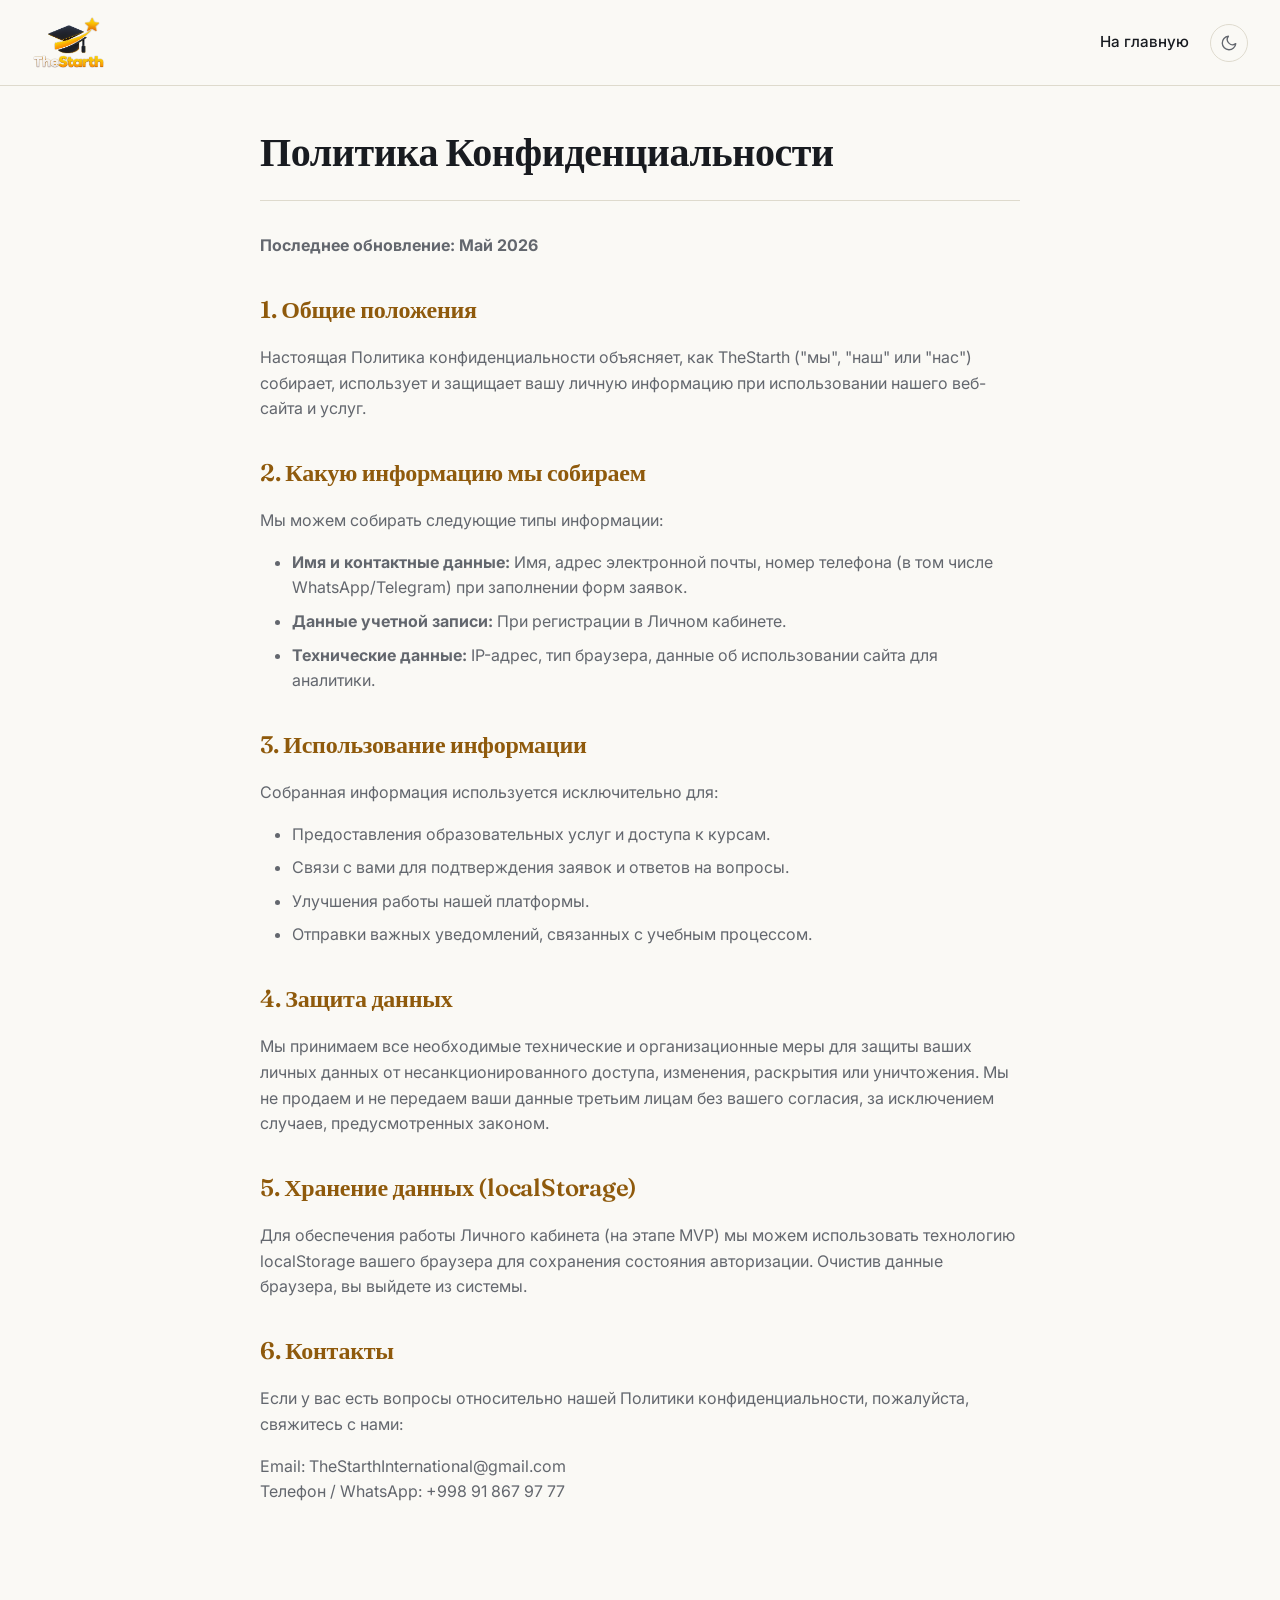
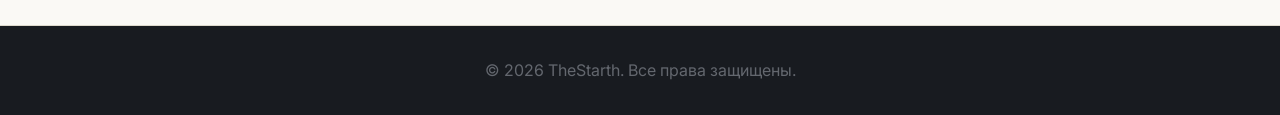
<file: privacy.html>
<!DOCTYPE html>
<html lang="ru">
<head>
    <meta charset="UTF-8">
    <meta name="viewport" content="width=device-width, initial-scale=1.0">
    <script src="theme.js"></script>
    <title>Политика Конфиденциальности — TheStarth</title>
    <link rel="icon" type="image/png" href="images/favicon.png">
    <link rel="apple-touch-icon" href="images/apple-touch-icon.png">
    <link rel="stylesheet" href="styles.css">
    <link href="https://fonts.googleapis.com/css2?family=Inter:wght@300;400;600&family=Fraunces:opsz,wght@9..144,600..900&display=swap" rel="stylesheet">
    <style>
        .privacy-content h2 { color: var(--accent); margin-top: 2rem; margin-bottom: 1rem; }
        .privacy-content p { color: var(--ink-soft); line-height: 1.6; margin-bottom: 1rem; }
        .privacy-content ul { color: var(--ink-soft); margin-left: 2rem; margin-bottom: 1rem; }
        .privacy-content li { margin-bottom: 0.5rem; }
    </style>
</head>
<body>
    <nav class="navbar">
        <div class="nav-container">
            <a href="index.html" style="text-decoration: none;">
                    <img class="site-logo-full" src="images/logo-full.png" alt="TheStarth — Start with the best." style="height:53px;width:auto;object-fit:contain;display:block;">
            </a>
            <div class="nav-links">
                <a href="index.html">На главную</a>
            </div>
        </div>
    </nav>

    <main style="padding: 120px 20px 40px; max-width: 800px; margin: 0 auto;" class="privacy-content">
        <h1 style="font-size: 2.5rem; margin-bottom: 2rem; border-bottom: 1px solid var(--rule); padding-bottom: 1rem;">Политика Конфиденциальности</h1>
        
        <p><strong>Последнее обновление: Май 2026</strong></p>

        <h2>1. Общие положения</h2>
        <p>Настоящая Политика конфиденциальности объясняет, как TheStarth ("мы", "наш" или "нас") собирает, использует и защищает вашу личную информацию при использовании нашего веб-сайта и услуг.</p>

        <h2>2. Какую информацию мы собираем</h2>
        <p>Мы можем собирать следующие типы информации:</p>
        <ul>
            <li><strong>Имя и контактные данные:</strong> Имя, адрес электронной почты, номер телефона (в том числе WhatsApp/Telegram) при заполнении форм заявок.</li>
            <li><strong>Данные учетной записи:</strong> При регистрации в Личном кабинете.</li>
            <li><strong>Технические данные:</strong> IP-адрес, тип браузера, данные об использовании сайта для аналитики.</li>
        </ul>

        <h2>3. Использование информации</h2>
        <p>Собранная информация используется исключительно для:</p>
        <ul>
            <li>Предоставления образовательных услуг и доступа к курсам.</li>
            <li>Связи с вами для подтверждения заявок и ответов на вопросы.</li>
            <li>Улучшения работы нашей платформы.</li>
            <li>Отправки важных уведомлений, связанных с учебным процессом.</li>
        </ul>

        <h2>4. Защита данных</h2>
        <p>Мы принимаем все необходимые технические и организационные меры для защиты ваших личных данных от несанкционированного доступа, изменения, раскрытия или уничтожения. Мы не продаем и не передаем ваши данные третьим лицам без вашего согласия, за исключением случаев, предусмотренных законом.</p>

        <h2>5. Хранение данных (localStorage)</h2>
        <p>Для обеспечения работы Личного кабинета (на этапе MVP) мы можем использовать технологию localStorage вашего браузера для сохранения состояния авторизации. Очистив данные браузера, вы выйдете из системы.</p>

        <h2>6. Контакты</h2>
        <p>Если у вас есть вопросы относительно нашей Политики конфиденциальности, пожалуйста, свяжитесь с нами:</p>
        <p>Email: TheStarthInternational@gmail.com<br>
        Телефон / WhatsApp: +998 91 867 97 77</p>
    </main>

    <footer style="margin-top: 4rem; text-align: center; color: var(--ink-soft); padding: 2rem;">
        <p data-i18n="footer.copyright">© 2026 TheStarth. Все права защищены.</p>
    </footer>
</body>
</html>
</file>
<file: styles.css>
:root {
  /* Paper-and-ink palette, retuned to the graduation-cap-and-star mark:
     an antique, burnished gold rather than a shiny "premium academy"
     gold — kept dark enough to stay legible and avoid looking gaudy.
     Ink for text, one confident accent (gold) for actions, crimson
     reserved only for scores. */
  --paper: #FAF9F5;
  --paper-alt: #F1EEE4;
  --accent: #8F5A0C;
  --accent-tint: #F5E9D2;
  --ink: #181B20;
  --accent-warm: #A32638;
  --ink-soft: #63676E;
  --rule: #DEDACD;

  --font-main: 'Inter', system-ui, -apple-system, sans-serif;
  --font-heading: 'Fraunces', 'Georgia', serif;

  /* Extra tokens so nothing has to hard-code white/black — this is what
     lets the dark theme work everywhere. */
  --on-accent: #FFFFFF;          /* text on top of an accent-coloured button */
  --surface: #FFFFFF;            /* raised surfaces: inputs, admin cards, score chips */
  --nav-bg: rgba(250, 249, 245, 0.9);
  --glass: rgba(255, 255, 255, 0.7);
  --glass-strong: rgba(255, 255, 255, 0.92);
  --footer-bg: #181B20;
  --shadow-rgb: 24, 27, 32;
  color-scheme: light;
}

/* ── DARK THEME ─────────────────────────────────────────────
   Warm graphite instead of pure black, and the antique gold is lifted
   so it keeps ~9:1 contrast on the dark paper. Toggled by theme.js
   via <html data-theme="dark">. */
:root[data-theme="dark"] {
  --paper: #12141A;
  --paper-alt: #1A1D24;
  --surface: #21252D;
  --accent: #E3AA3D;
  --accent-tint: #2E2716;
  --ink: #ECE8DE;
  --ink-soft: #A7ABB4;
  --accent-warm: #F26B7F;
  --rule: #303540;
  --on-accent: #1B1406;
  --nav-bg: rgba(18, 20, 26, 0.88);
  --glass: rgba(33, 37, 45, 0.72);
  --glass-strong: rgba(26, 29, 36, 0.94);
  --footer-bg: #0B0D11;
  --shadow-rgb: 0, 0, 0;
  color-scheme: dark;
}

* {
  margin: 0;
  padding: 0;
  box-sizing: border-box;
}

body {
  font-family: var(--font-main);
  background-color: var(--paper);
  color: var(--ink);
  line-height: 1.6;
  overflow-x: hidden;
}

h1, h2, h3, h4, h5, h6 {
  font-family: var(--font-heading);
  font-weight: 600;
  letter-spacing: -0.01em;
}

a {
  text-decoration: none;
  color: inherit;
  transition: all 0.3s ease;
}

/* Navbar */
.navbar {
  position: fixed;
  top: 0;
  width: 100%;
  background: var(--nav-bg);
  backdrop-filter: blur(10px);
  z-index: 1000;
  border-bottom: 1px solid var(--rule);
}

.nav-container {
  max-width: 1200px;
  margin: 0 auto;
  padding: 1rem 2rem;
  display: flex;
  justify-content: space-between;
  align-items: center;
}

.logo {
  font-size: 1.5rem;
  font-weight: 800;
  color: var(--ink);
  letter-spacing: 1px;
}

.logo span {
  color: var(--accent);
}

.nav-links {
  display: flex;
  gap: 2rem;
  align-items: center;
}

.nav-links a {
  font-size: 0.95rem;
  font-weight: 500;
}

.nav-links a:hover {
  color: var(--accent);
}

.btn-primary {
  background: var(--accent);
  color: var(--on-accent);
  padding: 0.75rem 1.5rem;
  border-radius: 8px;
  font-weight: 600;
  border: none;
  cursor: pointer;
  transition: transform 0.2s, box-shadow 0.2s;
}

.btn-primary:hover {
  transform: translateY(-2px);
  box-shadow: 0 4px 15px rgba(143, 90, 12, 0.25);
}

.btn-outline {
  background: transparent;
  color: var(--accent);
  border: 1px solid var(--accent);
  padding: 0.75rem 1.5rem;
  border-radius: 8px;
  font-weight: 600;
  cursor: pointer;
}

.btn-outline:hover {
  background: rgba(143, 90, 12, 0.08);
}

/* Hero Section */
.hero {
  padding: 10rem 2rem 6rem;
  text-align: center;
  max-width: 1000px;
  margin: 0 auto;
}

.hero h1 {
  font-size: 4rem;
  line-height: 1.1;
  margin-bottom: 1.5rem;
}

.hero h1 .highlight {
  color: var(--accent);
}

.text-premium {
  color: var(--accent);
}

.hero p {
  font-size: 1.25rem;
  color: var(--ink-soft);
  margin-bottom: 3rem;
  max-width: 700px;
  margin-left: auto;
  margin-right: auto;
}

.trust-metrics {
  display: flex;
  justify-content: center;
  gap: 4rem;
  margin-top: 4rem;
  padding-top: 3rem;
  border-top: 1px solid var(--rule);
}

.metric {
  text-align: center;
}

.metric h3 {
  font-size: 2.5rem;
  color: var(--accent);
  margin-bottom: 0.5rem;
}

.metric p {
  color: var(--ink-soft);
  font-size: 0.9rem;
  text-transform: uppercase;
  letter-spacing: 1px;
}

/* Sections */
section {
  padding: 5rem 2rem;
}

.section-title {
  text-align: center;
  font-size: 2.5rem;
  margin-bottom: 3rem;
}

.section-title span {
  color: var(--accent);
}

/* Course Cards */
.grid-container {
  display: grid;
  grid-template-columns: repeat(auto-fit, minmax(300px, 1fr));
  gap: 2rem;
  max-width: 1200px;
  margin: 0 auto;
}

.card {
  background: var(--paper-alt);
  border: 1px solid var(--rule);
  border-radius: 12px;
  padding: 2rem;
  transition: transform 0.3s, border-color 0.3s;
}

.card:hover {
  transform: translateY(-5px);
  border-color: var(--accent);
}

.card-badge {
  display: inline-block;
  background: rgba(143, 90, 12, 0.1);
  color: var(--accent);
  padding: 0.25rem 0.75rem;
  border-radius: 20px;
  font-size: 0.8rem;
  font-weight: 600;
  margin-bottom: 1rem;
}

.card h3 {
  font-size: 1.5rem;
  margin-bottom: 0.5rem;
}

.teacher-img {
  width: 120px;
  height: 120px;
  border-radius: 50%;
  object-fit: cover;
  border: 3px solid var(--accent);
  margin: 0 auto 1rem;
  display: block;
}

.teacher-cert {
  font-size: 0.8rem;
  color: var(--accent);
  text-decoration: underline;
  display: inline-block;
  margin-top: 0.5rem;
}

.card p {
  color: var(--ink-soft);
  margin-bottom: 1.5rem;
  font-size: 0.95rem;
}

.card-features {
  list-style: none;
  margin-bottom: 2rem;
}

.card-features li {
  margin-bottom: 0.5rem;
  display: flex;
  align-items: center;
  gap: 0.5rem;
}

.card-features li::before {
  content: '✓';
  color: var(--accent);
  font-weight: bold;
}

.price {
  font-size: 2rem;
  font-weight: 700;
  margin-bottom: 1.5rem;
}

.price span {
  font-size: 1rem;
  color: var(--ink-soft);
  font-weight: 400;
}

/* Footer — the one deliberate ink-on-paper inversion on the page */
footer {
  background: var(--footer-bg);
  padding: 4rem 2rem 2rem;
  border-top: 1px solid var(--rule);
}

.footer-content {
  max-width: 1200px;
  margin: 0 auto;
  display: grid;
  grid-template-columns: repeat(auto-fit, minmax(200px, 1fr));
  gap: 3rem;
  margin-bottom: 3rem;
}

.footer-col h4 {
  font-size: 1.2rem;
  margin-bottom: 1.5rem;
  color: #fff;
}

.footer-col ul {
  list-style: none;
}

.footer-col ul li {
  margin-bottom: 0.75rem;
}

.footer-col a {
  color: rgba(255,255,255,0.65);
}

.footer-col a:hover {
  color: var(--accent-tint);
}

.social-icons {
  display: flex;
  gap: 1rem;
  margin-top: 1rem;
}

.social-icons a {
  display: inline-flex;
  align-items: center;
  justify-content: center;
  width: 40px;
  height: 40px;
  background: rgba(255,255,255,0.08);
  border: 1px solid rgba(255,255,255,0.15);
  border-radius: 50%;
  color: white;
  transition: all 0.3s ease;
}

.social-icons a:hover {
  background: var(--accent);
  color: white;
  border-color: var(--accent);
  transform: translateY(-3px);
}

.footer-bottom {
  text-align: center;
  color: rgba(255,255,255,0.5);
  font-size: 0.9rem;
  padding-top: 2rem;
  border-top: 1px solid rgba(255,255,255,0.12);
}

/* Utilities */
.text-center { text-align: center; }
.mt-2 { margin-top: 2rem; }

/* FAQ */
.faq-item {
  border-bottom: 1px solid var(--rule);
  margin-bottom: 1rem;
}

.faq-question {
  width: 100%;
  text-align: left;
  background: none;
  border: none;
  color: var(--ink);
  font-size: 1.1rem;
  font-weight: 600;
  padding: 1rem 0;
  cursor: pointer;
  display: flex;
  justify-content: space-between;
  align-items: center;
}

.faq-question::after {
  content: '+';
  color: var(--accent);
  font-size: 1.5rem;
}

.faq-question.active::after {
  content: '-';
}

.faq-answer {
  max-height: 0;
  overflow: hidden;
  transition: max-height 0.3s ease;
}

.faq-answer p {
  padding-bottom: 1rem;
  color: var(--ink-soft);
}

/* Floating Contacts */
.floating-contacts {
  position: fixed;
  bottom: 2rem;
  right: 2rem;
  display: flex;
  flex-direction: column;
  gap: 1rem;
  z-index: 1000;
}

.float-btn {
  width: 60px;
  height: 60px;
  border-radius: 50%;
  display: flex;
  align-items: center;
  justify-content: center;
  color: white;
  font-weight: bold;
  font-size: 1.2rem;
  box-shadow: 0 4px 15px rgba(0,0,0,0.3);
  transition: transform 0.3s;
}

.float-btn:hover {
  transform: scale(1.1);
}

.wa { background: #25D366; }
.tg { background: #0088cc; }

/* Modal */
.modal {
  display: none;
  position: fixed;
  top: 0;
  left: 0;
  width: 100%;
  height: 100%;
  background: rgba(0,0,0,0.8);
  backdrop-filter: blur(5px);
  z-index: 2000;
  align-items: center;
  justify-content: center;
}

.modal.show {
  display: flex;
}

.modal-content {
  background: var(--paper-alt);
  padding: 2.5rem;
  border-radius: 12px;
  border: 1px solid var(--accent);
  width: 90%;
  max-width: 400px;
  position: relative;
}

.close-modal {
  position: absolute;
  top: 1rem;
  right: 1.5rem;
  font-size: 2rem;
  color: var(--ink-soft);
  cursor: pointer;
}

.close-modal:hover { color: var(--ink); }

.modal-content input, .modal-content select {
  width: 100%;
  padding: 0.75rem;
  margin-top: 1rem;
  border-radius: 8px;
  border: 1px solid var(--rule);
  background: var(--paper);
  color: var(--ink);
}

/* Mobile Toggle */
.mobile-toggle {
  display: none;
  background: none;
  border: none;
  color: var(--accent);
  font-size: 2rem;
  cursor: pointer;
}

/* Responsive */
@media (max-width: 768px) {
  .hero h1 { font-size: 2.5rem; }
  
  .mobile-toggle { display: block; }
  
  .nav-links {
    display: none;
    position: absolute;
    top: 70px;
    left: 0;
    width: 100%;
    background: var(--paper-alt);
    flex-direction: column;
    padding: 2rem;
    gap: 1.5rem;
    border-bottom: 1px solid var(--rule);
  }

  .nav-links.active {
    display: flex;
  }
  
  .trust-metrics { flex-direction: column; gap: 2rem; }
  .floating-contacts { bottom: 1rem; right: 1rem; }
  .float-btn { width: 50px; height: 50px; font-size: 1rem; }
}

/* Google Translate Customization */
#google_translate_element,
.goog-te-banner-frame.skiptranslate,
#goog-gt-tt {
  display: none !important;
}
body {
  top: 0px !important;
}
.goog-text-highlight {
  background-color: transparent !important;
  box-shadow: none !important;
}

.lang-switch {
  display: inline-flex;
  align-items: center;
  margin-left: 1rem;
  background: rgba(255, 255, 255, 0.05);
  border-radius: 20px;
  padding: 2px;
  border: 1px solid var(--rule);
}

.lang-btn {
  color: var(--ink-soft) !important;
  text-decoration: none;
  padding: 4px 10px;
  font-size: 0.85rem;
  font-weight: 600;
  border-radius: 18px;
  transition: all 0.3s ease;
}

.lang-btn.active {
  background: var(--accent);
  color: var(--paper) !important;
}

/* ── 1. BACKGROUND GLOWS & HERO CANVAS ── */
.hero-canvas {
  position: absolute;
  top: 0;
  left: 0;
  width: 100%;
  height: 100%;
  z-index: 1;
  pointer-events: none;
}

.hero {
  position: relative;
  z-index: 2;
  overflow: hidden;
}

.bg-glow {
  position: absolute;
  border-radius: 50%;
  filter: blur(120px);
  opacity: 0.15;
  z-index: 0;
  pointer-events: none;
}

.glow-orange {
  width: 350px;
  height: 350px;
  background: var(--accent);
  top: 15%;
  left: -5%;
  animation: floatGlow 20s infinite alternate;
}

.glow-gold {
  width: 450px;
  height: 450px;
  background: var(--accent);
  bottom: 10%;
  right: -5%;
  animation: floatGlow 25s infinite alternate-reverse;
}

@keyframes floatGlow {
  0% { transform: translate(0, 0) scale(1); }
  100% { transform: translate(60px, 40px) scale(1.1); }
}

/* ── 2. COUNTDOWN TIMER WIDGET ── */
.countdown-box {
  margin: 2.5rem auto 1.5rem auto;
  max-width: 600px;
  background: var(--glass);
  border: 1px solid rgba(143, 90, 12, 0.25);
  border-radius: 16px;
  padding: 1.5rem 2rem;
  backdrop-filter: blur(10px);
  position: relative;
  z-index: 5;
  box-shadow: 0 8px 32px rgba(var(--shadow-rgb), 0.08);
}

.countdown-box::before {
  content: '';
  position: absolute;
  top: 0; left: 0; right: 0;
  height: 2px;
  background: linear-gradient(90deg, transparent, var(--accent), transparent);
}

.countdown-title {
  font-family: var(--font-heading);
  font-size: 0.9rem;
  text-transform: uppercase;
  letter-spacing: 2px;
  color: var(--accent);
  margin-bottom: 1rem;
  font-weight: 700;
}

.countdown-timer {
  display: flex;
  justify-content: center;
  gap: 1.5rem;
}

.countdown-item {
  display: flex;
  flex-direction: column;
  align-items: center;
  min-width: 65px;
}

.countdown-num {
  font-family: var(--font-heading);
  font-size: 2.2rem;
  font-weight: 800;
  color: var(--ink);
  line-height: 1;
}

.countdown-label {
  font-size: 0.7rem;
  text-transform: uppercase;
  color: var(--ink-soft);
  letter-spacing: 1px;
  margin-top: 0.4rem;
}

.countdown-sep {
  font-family: var(--font-heading);
  font-size: 2.2rem;
  font-weight: 800;
  color: rgba(143, 90, 12, 0.4);
  line-height: 1;
}

/* ── 3. PARTNERS LOGOS MARQUEE ── */
.partners-section {
  padding: 2.5rem 0;
  background: var(--paper-alt);
  border-top: 1px solid var(--rule);
  border-bottom: 1px solid var(--rule);
  overflow: hidden;
  position: relative;
}

.partners-section::before, .partners-section::after {
  content: '';
  position: absolute;
  top: 0;
  width: 150px;
  height: 100%;
  z-index: 2;
  pointer-events: none;
}

.partners-section::before {
  left: 0;
  background: linear-gradient(to right, var(--paper-alt), transparent);
}

.partners-section::after {
  right: 0;
  background: linear-gradient(to left, var(--paper-alt), transparent);
}

.partners-title {
  text-align: center;
  font-size: 0.8rem;
  text-transform: uppercase;
  letter-spacing: 3px;
  color: var(--ink-soft);
  margin-bottom: 1.5rem;
  font-weight: 600;
}

.marquee-container {
  display: flex;
  overflow: hidden;
  user-select: none;
}

.marquee-content {
  display: flex;
  gap: 4rem;
  animation: scrollMarquee 25s linear infinite;
  min-width: 100%;
  justify-content: space-around;
  align-items: center;
}

.partner-logo {
  font-family: var(--font-heading);
  font-size: 1.3rem;
  font-weight: 800;
  color: var(--ink-soft);
  letter-spacing: 1px;
  transition: all 0.3s;
  cursor: default;
  display: flex;
  align-items: center;
  gap: 8px;
  white-space: nowrap;
}

.partner-logo:hover {
  color: var(--accent);
  text-shadow: 0 0 15px rgba(143, 90, 12,0.4);
}

@keyframes scrollMarquee {
  0% { transform: translateX(0); }
  100% { transform: translateX(-50%); }
}

/* ── 4. HOW WE WORK PATHWAY STEPPER ── */
.stepper-container {
  display: flex;
  justify-content: space-between;
  position: relative;
  max-width: 1100px;
  margin: 3rem auto 1rem auto;
  padding: 0 1rem;
}

.stepper-line {
  position: absolute;
  top: 35px;
  left: 5%;
  right: 5%;
  height: 2px;
  background: var(--rule);
  z-index: 1;
}

.stepper-line-active {
  position: absolute;
  top: 35px;
  left: 5%;
  width: 0%;
  height: 2px;
  background: var(--accent);
  z-index: 2;
  transition: width 1s ease-in-out;
}

.stepper-item {
  position: relative;
  z-index: 3;
  display: flex;
  flex-direction: column;
  align-items: center;
  flex: 1;
  text-align: center;
  cursor: pointer;
}

.stepper-icon {
  width: 70px;
  height: 70px;
  border-radius: 50%;
  background: var(--paper);
  border: 2px solid var(--rule);
  display: flex;
  align-items: center;
  justify-content: center;
  font-size: 1.5rem;
  font-family: var(--font-heading);
  font-weight: 700;
  color: var(--accent);
  margin-bottom: 1rem;
  transition: all 0.3s ease;
  box-shadow: 0 5px 15px rgba(var(--shadow-rgb), 0.06);
}

.stepper-item:hover .stepper-icon {
  border-color: var(--accent);
  transform: translateY(-5px) scale(1.05);
  box-shadow: 0 5px 20px rgba(143, 90, 12, 0.2);
}

.stepper-item.active .stepper-icon {
  border-color: var(--accent);
  background: var(--accent-tint);
  box-shadow: 0 0 20px rgba(143, 90, 12, 0.15);
}

.stepper-content h3 {
  font-size: 1rem;
  color: var(--ink);
  margin-bottom: 0.4rem;
  font-family: var(--font-heading);
}

.stepper-content p {
  font-size: 0.82rem;
  color: var(--ink-soft);
  max-width: 170px;
  margin: 0 auto;
  line-height: 1.4;
}

@media (max-width: 768px) {
  .stepper-container {
    flex-direction: column;
    gap: 2.5rem;
    padding-left: 2rem;
  }
  .stepper-line {
    top: 5%;
    left: 55px;
    width: 2px;
    height: 90%;
  }
  .stepper-line-active {
    top: 5%;
    left: 55px;
    width: 2px;
    height: 0%;
  }
  .stepper-item {
    flex-direction: row;
    text-align: left;
    gap: 1.5rem;
  }
  .stepper-content p {
    margin: 0;
    max-width: 100%;
  }
}

/* ── 5. NEWS / BLOG SECTION ── */
.blog-grid {
  display: grid;
  grid-template-columns: repeat(auto-fit, minmax(320px, 1fr));
  gap: 2rem;
  max-width: 1200px;
  margin: 0 auto;
}

.blog-card {
  background: var(--paper-alt);
  border: 1px solid var(--rule);
  border-radius: 16px;
  overflow: hidden;
  transition: all 0.3s ease;
  display: flex;
  flex-direction: column;
}

.blog-card:hover {
  border-color: var(--accent);
  transform: translateY(-6px);
  box-shadow: 0 10px 30px rgba(var(--shadow-rgb), 0.08);
}

.blog-img-container {
  height: 200px;
  background: var(--paper);
  position: relative;
  display: flex;
  align-items: center;
  justify-content: center;
  overflow: hidden;
  border-bottom: 1px solid var(--rule);
}

.blog-img-placeholder {
  font-family: var(--font-heading);
  font-size: 4rem;
  opacity: 0.15;
  color: var(--accent);
}

.blog-badge {
  position: absolute;
  top: 1rem;
  left: 1rem;
  background: rgba(10,10,10,0.85);
  border: 1px solid var(--accent);
  color: var(--accent);
  font-size: 0.72rem;
  font-weight: 700;
  text-transform: uppercase;
  padding: 4px 10px;
  border-radius: 6px;
  letter-spacing: 1px;
}

.blog-body {
  padding: 2rem;
  display: flex;
  flex-direction: column;
  flex-grow: 1;
}

.blog-meta-info {
  font-size: 0.78rem;
  color: var(--ink-soft);
  margin-bottom: 0.75rem;
  text-transform: uppercase;
  letter-spacing: 1px;
}

.blog-body h3 {
  font-size: 1.3rem;
  margin-bottom: 0.75rem;
  color: var(--ink);
  line-height: 1.4;
}

.blog-body p {
  color: var(--ink-soft);
  font-size: 0.9rem;
  margin-bottom: 1.5rem;
  line-height: 1.6;
  flex-grow: 1;
}

.blog-link {
  font-weight: 600;
  font-size: 0.9rem;
  color: var(--accent);
  display: inline-flex;
  align-items: center;
  gap: 5px;
}

.blog-link:hover {
  text-decoration: underline;
}

/* ── 6. DYNAMIC MULTI-AGENT CHAT WIDGET ── */
.chat-widget {
  position: fixed;
  bottom: 2rem;
  left: 2rem; /* Opposite to float buttons for balance */
  z-index: 1000;
}

.chat-trigger {
  width: 60px;
  height: 60px;
  border-radius: 50%;
  background: var(--accent);
  border: none;
  box-shadow: 0 5px 25px rgba(143,90,12,0.35);
  cursor: pointer;
  display: flex;
  align-items: center;
  justify-content: center;
  color: var(--on-accent);
  transition: all 0.3s cubic-bezier(0.175, 0.885, 0.32, 1.275);
}

.chat-trigger:hover {
  transform: scale(1.08) rotate(10deg);
  box-shadow: 0 8px 30px rgba(143,90,12,0.5);
}

.chat-trigger svg {
  width: 28px;
  height: 28px;
}

.chat-popup {
  position: absolute;
  bottom: 75px;
  left: 0;
  width: 320px;
  background: var(--paper);
  border: 1px solid var(--accent);
  border-radius: 16px;
  overflow: hidden;
  box-shadow: 0 10px 40px rgba(var(--shadow-rgb), 0.18);
  opacity: 0;
  transform: translateY(20px) scale(0.95);
  pointer-events: none;
  transition: all 0.3s cubic-bezier(0.175, 0.885, 0.32, 1.275);
}

.chat-popup.show {
  opacity: 1;
  transform: translateY(0) scale(1);
  pointer-events: auto;
}

.chat-header {
  background: var(--accent-tint);
  border-bottom: 1px solid var(--rule);
  padding: 1.25rem;
}

.chat-header h4 {
  font-family: var(--font-heading);
  font-size: 1.1rem;
  color: var(--accent);
  margin-bottom: 0.2rem;
}

.chat-header p {
  font-size: 0.78rem;
  color: var(--ink-soft);
  margin: 0;
}

.chat-body {
  padding: 1rem;
  display: flex;
  flex-direction: column;
  gap: 0.75rem;
}

.chat-agent {
  display: flex;
  align-items: center;
  gap: 1rem;
  background: var(--paper);
  border: 1px solid var(--rule);
  border-radius: 10px;
  padding: 0.75rem;
  transition: all 0.2s;
  text-decoration: none;
  color: var(--ink);
}

.chat-agent:hover {
  border-color: var(--accent);
  background: var(--accent-tint);
  transform: translateX(3px);
}

.agent-avatar {
  width: 45px;
  height: 45px;
  border-radius: 50%;
  background: var(--accent-tint);
  border: 2px solid var(--accent);
  display: flex;
  align-items: center;
  justify-content: center;
  font-family: var(--font-heading);
  font-weight: 800;
  color: var(--accent);
  font-size: 0.9rem;
  flex-shrink: 0;
}

.agent-info {
  flex-grow: 1;
}

.agent-info h5 {
  font-size: 0.9rem;
  margin: 0;
}

.agent-info p {
  font-size: 0.72rem;
  color: var(--ink-soft);
  margin: 2px 0 0 0;
}

.status-badge {
  display: flex;
  align-items: center;
  gap: 4px;
  font-size: 0.65rem;
  color: #25D366;
  font-weight: bold;
  text-transform: uppercase;
}

.status-dot {
  width: 6px;
  height: 6px;
  border-radius: 50%;
  background: #25D366;
  animation: pulseGreen 1.5s infinite;
}

@keyframes pulseGreen {
  0% { box-shadow: 0 0 0 0 rgba(37, 211, 102, 0.7); }
  70% { box-shadow: 0 0 0 5px rgba(37, 211, 102, 0); }
  100% { box-shadow: 0 0 0 0 rgba(37, 211, 102, 0); }
}

/* ── 7. COOKIE CONSENT BANNER ── */
.cookie-banner {
  position: fixed;
  bottom: 2rem;
  left: 50%;
  transform: translateX(-50%) translateY(150px);
  width: 90%;
  max-width: 550px;
  background: var(--glass-strong);
  backdrop-filter: blur(15px);
  border: 1px solid var(--accent);
  border-radius: 12px;
  padding: 1.25rem 1.75rem;
  z-index: 9999;
  display: flex;
  align-items: center;
  justify-content: space-between;
  gap: 1.5rem;
  box-shadow: 0 10px 40px rgba(var(--shadow-rgb), 0.15);
  transition: transform 0.5s cubic-bezier(0.175, 0.885, 0.32, 1.275);
}

.cookie-banner.show {
  transform: translateX(-50%) translateY(0);
}

.cookie-text {
  font-size: 0.85rem;
  color: var(--ink-soft);
  line-height: 1.5;
  margin: 0;
}

.cookie-text a {
  color: var(--accent);
  text-decoration: underline;
}

.cookie-btn {
  background: var(--accent);
  color: var(--on-accent);
  border: none;
  padding: 0.6rem 1.25rem;
  border-radius: 6px;
  font-weight: 700;
  font-size: 0.85rem;
  cursor: pointer;
  white-space: nowrap;
  transition: all 0.3s;
}

.cookie-btn:hover {
  transform: translateY(-2px);
  box-shadow: 0 4px 15px rgba(143, 90, 12,0.4);
}

@media (max-width: 600px) {
  .cookie-banner {
    flex-direction: column;
    text-align: center;
    gap: 1rem;
  }
}

/* ── 8. COURSE FILTERING FOR COURSES PAGE ── */
.filter-wrapper {
  display: flex;
  justify-content: center;
  gap: 0.75rem;
  margin: 2rem auto 3rem auto;
  flex-wrap: wrap;
  max-width: 800px;
}

.filter-btn {
  background: var(--paper-alt);
  color: var(--ink-soft);
  border: 1px solid var(--rule);
  padding: 0.6rem 1.25rem;
  border-radius: 25px;
  font-size: 0.9rem;
  font-weight: 600;
  cursor: pointer;
  transition: all 0.3s ease;
}

.filter-btn:hover {
  border-color: var(--accent);
  color: var(--ink);
}

.filter-btn.active {
  background: var(--accent);
  color: var(--paper);
  border-color: var(--accent);
  box-shadow: 0 4px 12px rgba(143, 90, 12,0.3);
}

.course-card-wrap {
  transition: all 0.4s ease;
}

.course-card-wrap.hide {
  opacity: 0;
  transform: scale(0.95);
  display: none !important;
}

/* --- THESTARTH AUDIT UPDATES --- */

.tag-ielts, .tag-sat, .tag-olympiad, .tag-ege {
  background: var(--paper-alt) !important;
  color: var(--ink) !important;
  border: 1px solid var(--rule) !important;
}

#courses .grid-container {
    align-items: stretch;
}
#courses .card {
    display: flex;
    flex-direction: column;
}
#courses .card > a.btn-outline {
    margin-top: auto;
}

.reveal-up {
    opacity: 0;
    transform: translateY(30px);
    transition: opacity 0.8s ease, transform 0.8s ease;
}
.reveal-up.active {
    opacity: 1;
    transform: translateY(0);
}
.reveal-fade {
    opacity: 0;
    transition: opacity 0.8s ease;
}
.reveal-fade.active {
    opacity: 1;
}

@keyframes pulseGlow {
    0% { box-shadow: 0 0 0 0 rgba(143, 90, 12, 0.7); }
    70% { box-shadow: 0 0 0 10px rgba(143, 90, 12, 0); }
    100% { box-shadow: 0 0 0 0 rgba(143, 90, 12, 0); }
}
.pulse-badge {
    animation: pulseGlow 2s infinite;
}

@keyframes wiggle {
    0%, 100% { transform: rotate(0deg); }
    25% { transform: rotate(10deg); }
    75% { transform: rotate(-10deg); }
}
.loyalty-card:hover .loyalty-badge {
    animation: wiggle 0.5s ease;
}
.quest-item:hover .quest-checkbox {
    transform: scale(1.1);
    border-color: #25D366;
    color: #25D366;
}

.stars {
    color: var(--accent);
    font-size: 1.1rem;
    margin-bottom: 0.5rem;
    letter-spacing: 2px;
}

#cert-name-input {
    background: transparent;
    border: none;
    border-bottom: 1px dashed var(--accent);
    color: var(--ink);
    font-size: 2.5rem;
    font-family: var(--font-heading);
    text-align: center;
    width: 80%;
    margin-bottom: 2rem;
    transition: all 0.3s;
}
#cert-name-input:focus {
    outline: none;
    border-bottom: 1px solid var(--accent);
}
#cert-name-input::placeholder {
    color: rgba(24,27,32,0.3);
}

.teacher-card {
    text-align: center;
    padding: 2rem;
    background: var(--paper-alt);
    border: 1px solid var(--rule);
    border-radius: 12px;
    transition: transform 0.3s, border-color 0.3s;
    display: flex;
    flex-direction: column;
}
.teacher-card:hover {
    transform: translateY(-5px);
    border-color: var(--accent);
}
.teacher-card .t-avatar {
    width: 90px;
    height: 90px;
    border-radius: 50%;
    background: var(--accent-tint);
    display: flex;
    align-items: center;
    justify-content: center;
    font-size: 2rem;
    color: var(--accent);
    margin: 0 auto 1rem;
    border: 2px solid var(--accent);
}
.teacher-card h3 {
    margin-bottom: 0.2rem;
}
.teacher-card p {
    color: var(--ink-soft);
    font-size: 0.9rem;
    margin-bottom: 1rem;
}
.teacher-stats {
    display: flex;
    justify-content: center;
    gap: 1.5rem;
    margin-top: auto;
    border-top: 1px solid var(--rule);
    padding-top: 1rem;
}
.t-stat {
    font-size: 0.8rem;
    color: var(--ink-soft);
}
.t-stat strong {
    display: block;
    color: var(--ink);
    font-size: 1.1rem;
}


/* ══════════════════════════════════════════════════════════
   THEME TOGGLE (button is injected into the navbar by theme.js)
   ══════════════════════════════════════════════════════════ */
.theme-toggle {
  display: inline-flex;
  align-items: center;
  justify-content: center;
  width: 38px;
  height: 38px;
  padding: 0;
  border-radius: 50%;
  border: 1px solid var(--rule);
  background: transparent;
  color: var(--ink-soft);
  cursor: pointer;
  flex-shrink: 0;
  transition: color 0.2s, border-color 0.2s, background 0.2s, transform 0.2s;
}
.theme-toggle:hover { color: var(--accent); border-color: var(--accent); transform: rotate(15deg); }
.theme-toggle:focus-visible { outline: 2px solid var(--accent); outline-offset: 2px; }
.theme-toggle .ti-sun { display: none; }
.theme-toggle .ti-moon { display: block; }
:root[data-theme="dark"] .theme-toggle .ti-sun { display: block; }
:root[data-theme="dark"] .theme-toggle .ti-moon { display: none; }
.theme-toggle--mobile { display: none; margin-left: auto; margin-right: 0.6rem; }
.theme-toggle--floating { position: fixed; top: 1rem; right: 1rem; z-index: 3000; background: var(--surface); }
@media (max-width: 768px) {
  .theme-toggle--inline { display: none; }
  .theme-toggle--mobile { display: inline-flex; }
}
/* smooth colour change, only while the visitor is actually switching */
.theme-anim, .theme-anim *, .theme-anim *::before, .theme-anim *::after {
  transition: background-color 0.3s ease, color 0.3s ease, border-color 0.3s ease, box-shadow 0.3s ease !important;
}

/* The menu now has more items (Результаты + theme button), so: a slightly wider
   container, no wrapping inside a menu item, and the burger menu takes over
   earlier than before (≤1180px) instead of letting the items squash. */
.nav-container { max-width: 1360px; }
.nav-links { gap: 1.3rem; }
.nav-links a, .nav-links .btn-outline { white-space: nowrap; }
@media (max-width: 1180px) {
  .mobile-toggle { display: block; }
  .nav-links {
    display: none;
    position: absolute;
    top: 70px;
    left: 0;
    width: 100%;
    background: var(--paper-alt);
    flex-direction: column;
    padding: 1.5rem 2rem;
    gap: 1.1rem;
    border-bottom: 1px solid var(--rule);
    max-height: calc(100vh - 70px);
    overflow-y: auto;
  }
  .nav-links.active { display: flex; }
  .theme-toggle--inline { display: none; }
  .theme-toggle--mobile { display: inline-flex; }
}
.nav-links a.is-current { color: var(--accent); }

/* "paper" elements that must stay light in both themes (certificate mock-up) */
.stay-light {
  --ink: #181B20;
  --ink-soft: #63676E;
  --rule: #DEDACD;
  --accent: #8F5A0C;
  --paper: #FAF9F5;
  color: #181B20;
}

/* ══════════════════════════════════════════════════════════
   SHARED: empty states, modal fix, form controls
   ══════════════════════════════════════════════════════════ */
.empty-state {
  color: var(--ink-soft);
  text-align: center;
  padding: 2.5rem 1rem;
  font-size: 0.95rem;
  grid-column: 1 / -1;
}
.empty-state strong { display: block; color: var(--ink); font-family: var(--font-heading); font-size: 1.15rem; margin-bottom: 0.35rem; }

#reviewModal .modal-content { max-height: 90vh; overflow-y: auto; }
#reviewModal textarea, #reviewModal select, #reviewModal input {
  background: var(--paper);
  color: var(--ink);
  border: 1px solid var(--rule);
}

/* ══════════════════════════════════════════════════════════
   RESULTS: certificate cards with a magnifier lens
   ══════════════════════════════════════════════════════════ */
.results-header { padding: 8rem 2rem 2rem; text-align: center; }
.results-header p { color: var(--ink-soft); max-width: 620px; margin: 1rem auto 0; }

.results-filters {
  display: flex; gap: 0.6rem; justify-content: center; flex-wrap: wrap;
  margin: 1.5rem auto 0;
}

.results-grid {
  display: grid;
  grid-template-columns: repeat(auto-fit, minmax(270px, 320px));
  justify-content: center;
  gap: 1.75rem;
  max-width: 1200px;
  margin: 0 auto;
}

.result-card {
  position: relative;
  overflow: hidden;              /* the lens is clipped by the card, like in the reference */
  border-radius: 22px;
  padding: 22px 22px 18px;
  color: #2B1B00;
  background:
    radial-gradient(110% 70% at 100% 0%, rgba(255, 130, 160, 0.38), transparent 58%),
    radial-gradient(90% 60% at 0% 100%, rgba(255, 196, 40, 0.6), transparent 62%),
    linear-gradient(165deg, #FFB13B 0%, #FFD88A 40%, #FFF3D9 100%);
  box-shadow: 0 14px 40px rgba(var(--shadow-rgb), 0.22);
  transition: transform 0.3s ease, box-shadow 0.3s ease;
  outline: none;
}
.result-card:hover, .result-card:focus-visible { transform: translateY(-4px); box-shadow: 0 20px 50px rgba(var(--shadow-rgb), 0.3); }
.result-card:focus-visible { box-shadow: 0 0 0 3px var(--accent), 0 20px 50px rgba(var(--shadow-rgb), 0.3); }

.result-cert {
  position: relative;
  border-radius: 10px;
  background: #fff;
  box-shadow: 0 12px 30px rgba(120, 70, 0, 0.28);
  overflow: hidden;
  cursor: zoom-in;
  line-height: 0;
}
.result-cert img { display: block; width: 100%; height: auto; -webkit-user-drag: none; user-select: none; }

.result-lens {
  position: absolute;
  top: 0; left: 0;
  width: 190px; height: 190px;
  border-radius: 50%;
  pointer-events: none;
  z-index: 5;
  background-color: #fff;
  background-repeat: no-repeat;
  border: 3px solid rgba(255, 255, 255, 0.95);
  box-shadow: 0 10px 34px rgba(0, 0, 0, 0.38), inset 0 0 0 1px rgba(0, 0, 0, 0.1);
  opacity: 0;
  transform: scale(0.85);
  transition: opacity 0.15s ease, transform 0.15s ease;
  will-change: left, top;
}
.result-card.is-zooming .result-lens { opacity: 1; transform: scale(1); }
.result-card.is-zooming .result-cert { cursor: none; }

.result-scores { display: flex; align-items: flex-end; justify-content: space-between; gap: 0.75rem; margin-top: 16px; }
.result-overall small { display: block; color: #E08600; font-weight: 800; letter-spacing: 0.09em; font-size: 0.68rem; margin-bottom: 2px; }
.result-overall b {
  display: block;
  font-family: var(--font-main);
  font-size: 3.7rem; line-height: 0.9; font-weight: 900; letter-spacing: -0.03em;
  color: #FFC400;
  text-shadow: 0 2px 0 rgba(190, 115, 0, 0.3);
}
.result-breakdown { list-style: none; font-size: 0.82rem; font-weight: 700; color: #2B1B00; min-width: 118px; }
.result-breakdown li { display: flex; gap: 0.6rem; justify-content: space-between; line-height: 1.35; }
.result-breakdown li span:last-child { font-variant-numeric: tabular-nums; }
.result-foot { margin-top: 12px; padding-top: 10px; border-top: 1px solid rgba(120, 70, 0, 0.16); display: flex; justify-content: space-between; gap: 0.5rem; font-size: 0.8rem; font-weight: 700; color: #6B4300; }

/* Fullscreen viewer (tap on phones / click on desktop) */
.lightbox {
  position: fixed; inset: 0; z-index: 4000;
  background: rgba(0, 0, 0, 0.88);
  display: none; align-items: center; justify-content: center;
  padding: 2rem;
}
.lightbox.show { display: flex; }
.lightbox img { max-width: min(96vw, 1100px); max-height: 92vh; border-radius: 10px; background: #fff; box-shadow: 0 20px 60px rgba(0,0,0,0.6); }
.lightbox-close {
  position: absolute; top: 1rem; right: 1.25rem;
  width: 44px; height: 44px; border-radius: 50%;
  border: 1px solid rgba(255,255,255,0.35); background: rgba(255,255,255,0.1); color: #fff;
  font-size: 1.6rem; line-height: 1; cursor: pointer;
}
.lightbox-close:hover { background: rgba(255,255,255,0.22); }

/* ══════════════════════════════════════════════════════════
   REVIEWS (rendered from the database)
   ══════════════════════════════════════════════════════════ */
.review-card .review-author { display: flex; align-items: center; gap: 0.75rem; margin-top: auto; }
.review-avatar {
  width: 40px; height: 40px; border-radius: 50%; flex-shrink: 0;
  background: var(--accent-tint); color: var(--accent);
  border: 1px solid var(--accent);
  display: flex; align-items: center; justify-content: center;
  font-family: var(--font-heading); font-weight: 800;
}
.review-card { display: flex; flex-direction: column; }
.review-card > p { flex-grow: 0; }
.review-date { color: var(--ink-soft); font-size: 0.78rem; }

/* a single (or first) review shouldn't stretch across the whole row */
#reviews-list { grid-template-columns: repeat(auto-fill, minmax(300px, 1fr)); }
</file>
